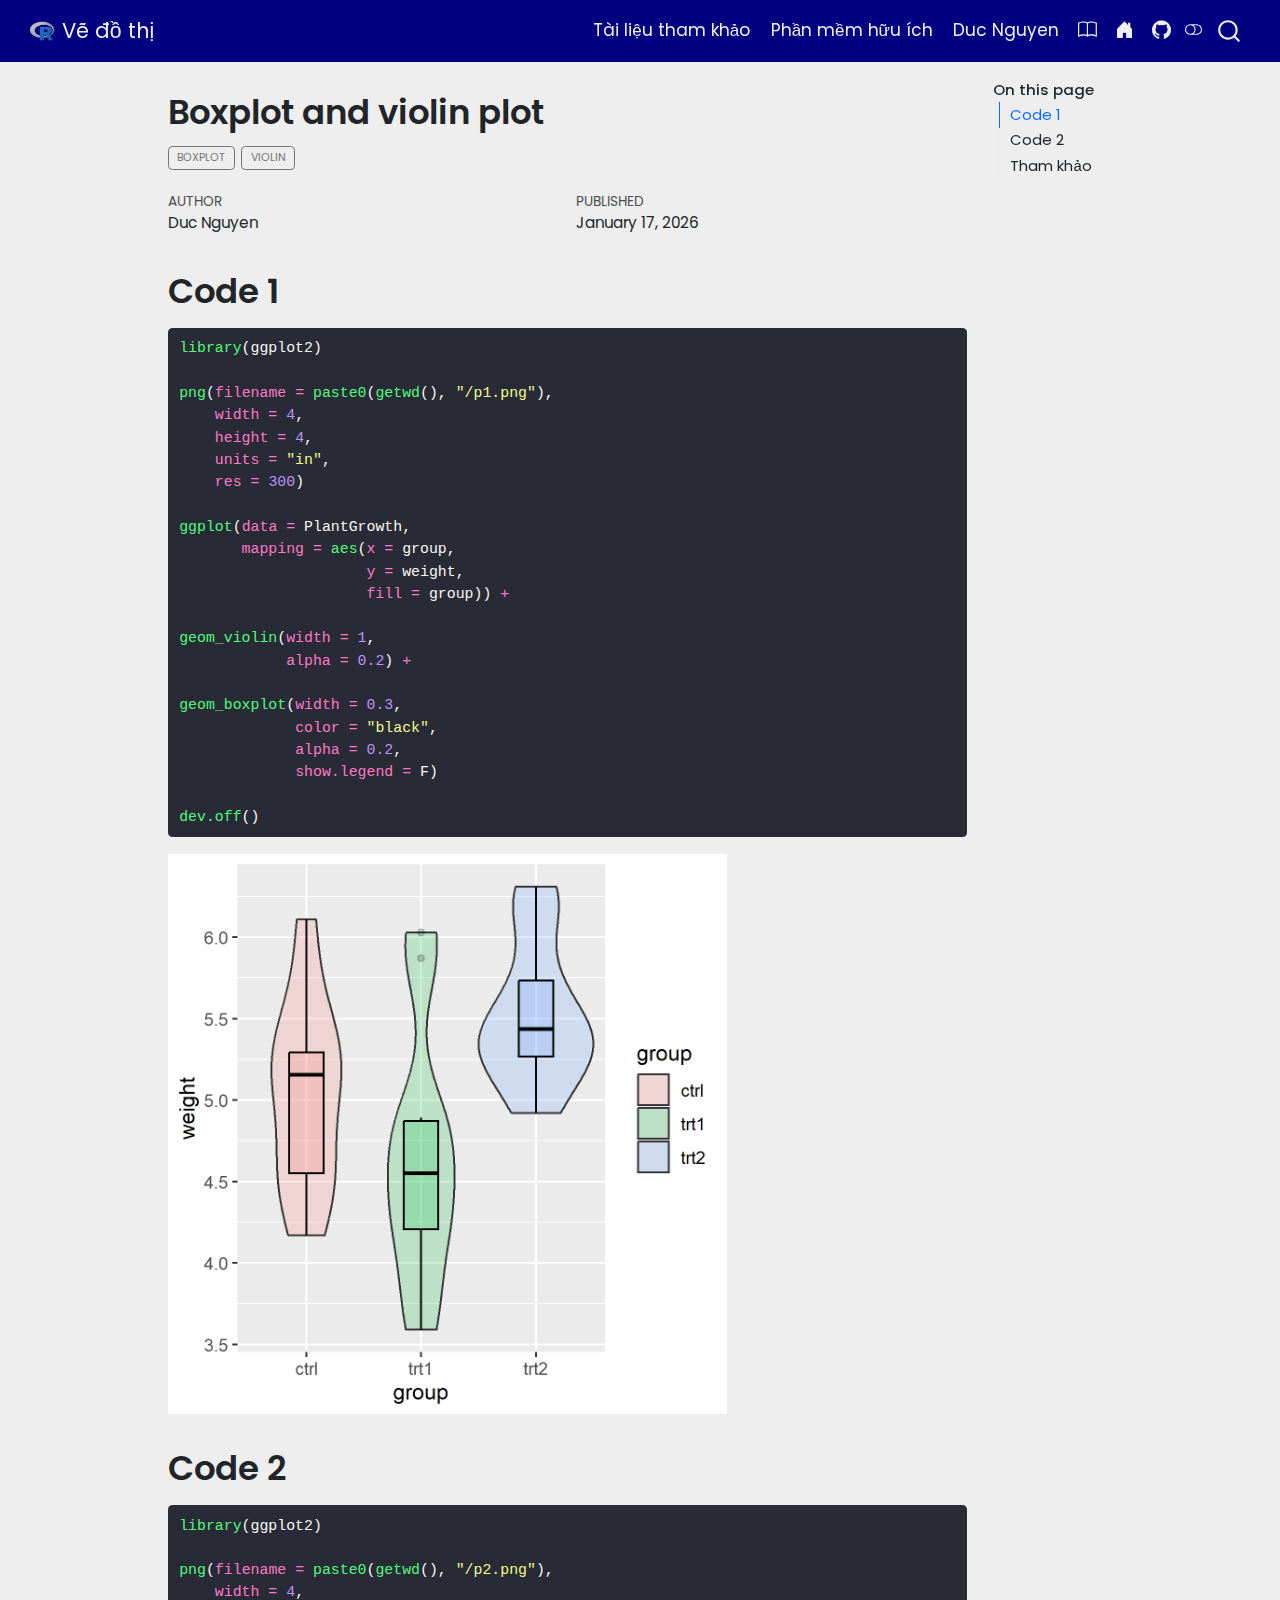
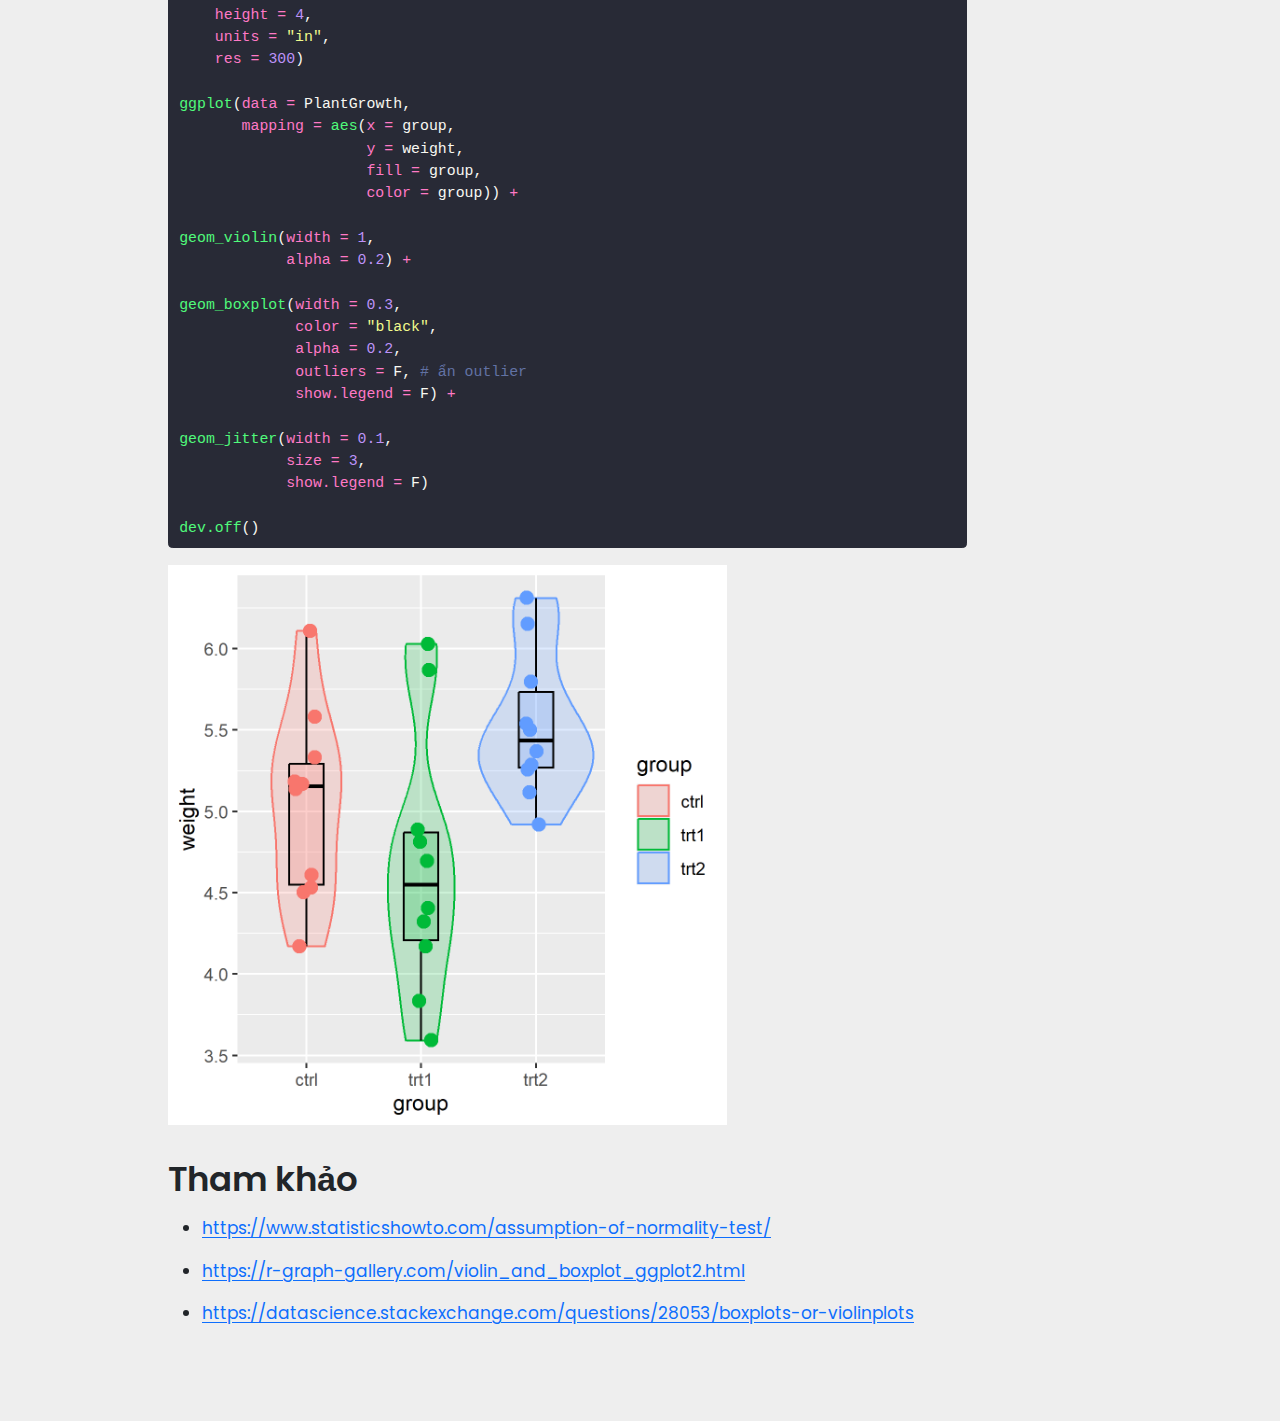
<file: docs/posts/boxplot_violin/index.html>
<!DOCTYPE html>
<html xmlns="http://www.w3.org/1999/xhtml" lang="en" xml:lang="en"><head>

<meta charset="utf-8">
<meta name="generator" content="quarto-1.4.550">

<meta name="viewport" content="width=device-width, initial-scale=1.0, user-scalable=yes">

<meta name="author" content="Duc Nguyen">
<meta name="dcterms.date" content="2026-01-17">

<title>Vẽ đồ thị - Boxplot and violin plot</title>
<style>
code{white-space: pre-wrap;}
span.smallcaps{font-variant: small-caps;}
div.columns{display: flex; gap: min(4vw, 1.5em);}
div.column{flex: auto; overflow-x: auto;}
div.hanging-indent{margin-left: 1.5em; text-indent: -1.5em;}
ul.task-list{list-style: none;}
ul.task-list li input[type="checkbox"] {
  width: 0.8em;
  margin: 0 0.8em 0.2em -1em; /* quarto-specific, see https://github.com/quarto-dev/quarto-cli/issues/4556 */ 
  vertical-align: middle;
}
/* CSS for syntax highlighting */
pre > code.sourceCode { white-space: pre; position: relative; }
pre > code.sourceCode > span { line-height: 1.25; }
pre > code.sourceCode > span:empty { height: 1.2em; }
.sourceCode { overflow: visible; }
code.sourceCode > span { color: inherit; text-decoration: inherit; }
div.sourceCode { margin: 1em 0; }
pre.sourceCode { margin: 0; }
@media screen {
div.sourceCode { overflow: auto; }
}
@media print {
pre > code.sourceCode { white-space: pre-wrap; }
pre > code.sourceCode > span { text-indent: -5em; padding-left: 5em; }
}
pre.numberSource code
  { counter-reset: source-line 0; }
pre.numberSource code > span
  { position: relative; left: -4em; counter-increment: source-line; }
pre.numberSource code > span > a:first-child::before
  { content: counter(source-line);
    position: relative; left: -1em; text-align: right; vertical-align: baseline;
    border: none; display: inline-block;
    -webkit-touch-callout: none; -webkit-user-select: none;
    -khtml-user-select: none; -moz-user-select: none;
    -ms-user-select: none; user-select: none;
    padding: 0 4px; width: 4em;
  }
pre.numberSource { margin-left: 3em;  padding-left: 4px; }
div.sourceCode
  {   }
@media screen {
pre > code.sourceCode > span > a:first-child::before { text-decoration: underline; }
}
</style>


<script src="../../site_libs/quarto-nav/quarto-nav.js"></script>
<script src="../../site_libs/quarto-nav/headroom.min.js"></script>
<script src="../../site_libs/clipboard/clipboard.min.js"></script>
<script src="../../site_libs/quarto-search/autocomplete.umd.js"></script>
<script src="../../site_libs/quarto-search/fuse.min.js"></script>
<script src="../../site_libs/quarto-search/quarto-search.js"></script>
<meta name="quarto:offset" content="../../">
<link href="../../logor.png" rel="icon" type="image/png">
<script src="../../site_libs/quarto-html/quarto.js"></script>
<script src="../../site_libs/quarto-html/popper.min.js"></script>
<script src="../../site_libs/quarto-html/tippy.umd.min.js"></script>
<script src="../../site_libs/quarto-html/anchor.min.js"></script>
<link href="../../site_libs/quarto-html/tippy.css" rel="stylesheet">
<link href="../../site_libs/quarto-html/quarto-syntax-highlighting.css" rel="stylesheet" class="quarto-color-scheme" id="quarto-text-highlighting-styles">
<link href="../../site_libs/quarto-html/quarto-syntax-highlighting-dark.css" rel="prefetch" class="quarto-color-scheme quarto-color-alternate" id="quarto-text-highlighting-styles">
<script src="../../site_libs/bootstrap/bootstrap.min.js"></script>
<link href="../../site_libs/bootstrap/bootstrap-icons.css" rel="stylesheet">
<link href="../../site_libs/bootstrap/bootstrap.min.css" rel="stylesheet" class="quarto-color-scheme" id="quarto-bootstrap" data-mode="light">
<link href="../../site_libs/bootstrap/bootstrap-dark.min.css" rel="prefetch" class="quarto-color-scheme quarto-color-alternate" id="quarto-bootstrap" data-mode="dark">
<script src="../../site_libs/quarto-contrib/glightbox/glightbox.min.js"></script>
<link href="../../site_libs/quarto-contrib/glightbox/glightbox.min.css" rel="stylesheet">
<link href="../../site_libs/quarto-contrib/glightbox/lightbox.css" rel="stylesheet">
<script id="quarto-search-options" type="application/json">{
  "location": "navbar",
  "copy-button": false,
  "collapse-after": 3,
  "panel-placement": "end",
  "type": "overlay",
  "limit": 50,
  "keyboard-shortcut": [
    "f",
    "/",
    "s"
  ],
  "show-item-context": false,
  "language": {
    "search-no-results-text": "No results",
    "search-matching-documents-text": "matching documents",
    "search-copy-link-title": "Copy link to search",
    "search-hide-matches-text": "Hide additional matches",
    "search-more-match-text": "more match in this document",
    "search-more-matches-text": "more matches in this document",
    "search-clear-button-title": "Clear",
    "search-text-placeholder": "",
    "search-detached-cancel-button-title": "Cancel",
    "search-submit-button-title": "Submit",
    "search-label": "Search"
  }
}</script>


</head>

<body class="nav-fixed">

<div id="quarto-search-results"></div>
  <header id="quarto-header" class="headroom fixed-top">
    <nav class="navbar navbar-expand-lg " data-bs-theme="dark">
      <div class="navbar-container container-fluid">
      <div class="navbar-brand-container mx-auto">
    <a href="../../index.html" class="navbar-brand navbar-brand-logo">
    <img src="../../logor.png" alt="" class="navbar-logo">
    </a>
    <a class="navbar-brand" href="../../index.html">
    <span class="navbar-title">Vẽ đồ thị</span>
    </a>
  </div>
            <div id="quarto-search" class="" title="Search"></div>
          <button class="navbar-toggler" type="button" data-bs-toggle="collapse" data-bs-target="#navbarCollapse" aria-controls="navbarCollapse" aria-expanded="false" aria-label="Toggle navigation" onclick="if (window.quartoToggleHeadroom) { window.quartoToggleHeadroom(); }">
  <span class="navbar-toggler-icon"></span>
</button>
          <div class="collapse navbar-collapse" id="navbarCollapse">
            <ul class="navbar-nav navbar-nav-scroll ms-auto">
  <li class="nav-item">
    <a class="nav-link" href="https://tuhocr.github.io/tailieuthamkhao/"> 
<span class="menu-text">Tài liệu tham khảo</span></a>
  </li>  
  <li class="nav-item">
    <a class="nav-link" href="https://tuhocr.github.io/phanmemhuuich/"> 
<span class="menu-text">Phần mềm hữu ích</span></a>
  </li>  
  <li class="nav-item">
    <a class="nav-link" href="../../about.html"> 
<span class="menu-text">Duc Nguyen</span></a>
  </li>  
  <li class="nav-item compact">
    <a class="nav-link" href="https://tuhocr.github.io/tailieuthamkhao/thuvien.html"> <i class="bi bi-book" role="img">
</i> 
<span class="menu-text"></span></a>
  </li>  
  <li class="nav-item compact">
    <a class="nav-link" href="https://www.tuhocr.com/"> <i class="bi bi-house-door-fill" role="img">
</i> 
<span class="menu-text"></span></a>
  </li>  
  <li class="nav-item compact">
    <a class="nav-link" href="https://github.com/tuhocr/tailieuthamkhao"> <i class="bi bi-github" role="img">
</i> 
<span class="menu-text"></span></a>
  </li>  
</ul>
          </div> <!-- /navcollapse -->
          <div class="quarto-navbar-tools">
  <a href="" class="quarto-color-scheme-toggle quarto-navigation-tool  px-1" onclick="window.quartoToggleColorScheme(); return false;" title="Toggle dark mode"><i class="bi"></i></a>
</div>
      </div> <!-- /container-fluid -->
    </nav>
</header>
<!-- content -->
<div id="quarto-content" class="quarto-container page-columns page-rows-contents page-layout-article page-navbar">
<!-- sidebar -->
<!-- margin-sidebar -->
    <div id="quarto-margin-sidebar" class="sidebar margin-sidebar">
        <nav id="TOC" role="doc-toc" class="toc-active">
    <h2 id="toc-title">On this page</h2>
   
  <ul>
  <li><a href="#code-1" id="toc-code-1" class="nav-link active" data-scroll-target="#code-1">Code 1</a></li>
  <li><a href="#code-2" id="toc-code-2" class="nav-link" data-scroll-target="#code-2">Code 2</a></li>
  <li><a href="#tham-khảo" id="toc-tham-khảo" class="nav-link" data-scroll-target="#tham-khảo">Tham khảo</a></li>
  </ul>
</nav>
    </div>
<!-- main -->
<main class="content" id="quarto-document-content">

<header id="title-block-header" class="quarto-title-block default">
<div class="quarto-title">
<h1 class="title">Boxplot and violin plot</h1>
  <div class="quarto-categories">
    <div class="quarto-category">boxplot</div>
    <div class="quarto-category">violin</div>
  </div>
  </div>



<div class="quarto-title-meta">

    <div>
    <div class="quarto-title-meta-heading">Author</div>
    <div class="quarto-title-meta-contents">
             <p>Duc Nguyen </p>
          </div>
  </div>
    
    <div>
    <div class="quarto-title-meta-heading">Published</div>
    <div class="quarto-title-meta-contents">
      <p class="date">January 17, 2026</p>
    </div>
  </div>
  
    
  </div>
  


</header>


<section id="code-1" class="level1">
<h1>Code 1</h1>
<div class="cell">
<div class="sourceCode cell-code" id="cb1"><pre class="sourceCode r code-with-copy"><code class="sourceCode r"><span id="cb1-1"><a href="#cb1-1" aria-hidden="true" tabindex="-1"></a><span class="fu">library</span>(ggplot2)</span>
<span id="cb1-2"><a href="#cb1-2" aria-hidden="true" tabindex="-1"></a></span>
<span id="cb1-3"><a href="#cb1-3" aria-hidden="true" tabindex="-1"></a><span class="fu">png</span>(<span class="at">filename =</span> <span class="fu">paste0</span>(<span class="fu">getwd</span>(), <span class="st">"/p1.png"</span>),</span>
<span id="cb1-4"><a href="#cb1-4" aria-hidden="true" tabindex="-1"></a>    <span class="at">width =</span> <span class="dv">4</span>,</span>
<span id="cb1-5"><a href="#cb1-5" aria-hidden="true" tabindex="-1"></a>    <span class="at">height =</span> <span class="dv">4</span>,</span>
<span id="cb1-6"><a href="#cb1-6" aria-hidden="true" tabindex="-1"></a>    <span class="at">units =</span> <span class="st">"in"</span>,</span>
<span id="cb1-7"><a href="#cb1-7" aria-hidden="true" tabindex="-1"></a>    <span class="at">res =</span> <span class="dv">300</span>)</span>
<span id="cb1-8"><a href="#cb1-8" aria-hidden="true" tabindex="-1"></a></span>
<span id="cb1-9"><a href="#cb1-9" aria-hidden="true" tabindex="-1"></a><span class="fu">ggplot</span>(<span class="at">data =</span> PlantGrowth,</span>
<span id="cb1-10"><a href="#cb1-10" aria-hidden="true" tabindex="-1"></a>       <span class="at">mapping =</span> <span class="fu">aes</span>(<span class="at">x =</span> group,</span>
<span id="cb1-11"><a href="#cb1-11" aria-hidden="true" tabindex="-1"></a>                     <span class="at">y =</span> weight,</span>
<span id="cb1-12"><a href="#cb1-12" aria-hidden="true" tabindex="-1"></a>                     <span class="at">fill =</span> group)) <span class="sc">+</span></span>
<span id="cb1-13"><a href="#cb1-13" aria-hidden="true" tabindex="-1"></a>  </span>
<span id="cb1-14"><a href="#cb1-14" aria-hidden="true" tabindex="-1"></a><span class="fu">geom_violin</span>(<span class="at">width =</span> <span class="dv">1</span>,</span>
<span id="cb1-15"><a href="#cb1-15" aria-hidden="true" tabindex="-1"></a>            <span class="at">alpha =</span> <span class="fl">0.2</span>) <span class="sc">+</span></span>
<span id="cb1-16"><a href="#cb1-16" aria-hidden="true" tabindex="-1"></a>  </span>
<span id="cb1-17"><a href="#cb1-17" aria-hidden="true" tabindex="-1"></a><span class="fu">geom_boxplot</span>(<span class="at">width =</span> <span class="fl">0.3</span>, </span>
<span id="cb1-18"><a href="#cb1-18" aria-hidden="true" tabindex="-1"></a>             <span class="at">color =</span> <span class="st">"black"</span>,</span>
<span id="cb1-19"><a href="#cb1-19" aria-hidden="true" tabindex="-1"></a>             <span class="at">alpha =</span> <span class="fl">0.2</span>,</span>
<span id="cb1-20"><a href="#cb1-20" aria-hidden="true" tabindex="-1"></a>             <span class="at">show.legend =</span> F)</span>
<span id="cb1-21"><a href="#cb1-21" aria-hidden="true" tabindex="-1"></a></span>
<span id="cb1-22"><a href="#cb1-22" aria-hidden="true" tabindex="-1"></a><span class="fu">dev.off</span>()</span></code><button title="Copy to Clipboard" class="code-copy-button"><i class="bi"></i></button></pre></div>
</div>
<p><a href="p1.png" class="lightbox" data-gallery="quarto-lightbox-gallery-1"><img src="p1.png" class="img-fluid" style="width:70.0%"></a></p>
</section>
<section id="code-2" class="level1">
<h1>Code 2</h1>
<div class="cell">
<div class="sourceCode cell-code" id="cb2"><pre class="sourceCode r code-with-copy"><code class="sourceCode r"><span id="cb2-1"><a href="#cb2-1" aria-hidden="true" tabindex="-1"></a><span class="fu">library</span>(ggplot2)</span>
<span id="cb2-2"><a href="#cb2-2" aria-hidden="true" tabindex="-1"></a></span>
<span id="cb2-3"><a href="#cb2-3" aria-hidden="true" tabindex="-1"></a><span class="fu">png</span>(<span class="at">filename =</span> <span class="fu">paste0</span>(<span class="fu">getwd</span>(), <span class="st">"/p2.png"</span>),</span>
<span id="cb2-4"><a href="#cb2-4" aria-hidden="true" tabindex="-1"></a>    <span class="at">width =</span> <span class="dv">4</span>,</span>
<span id="cb2-5"><a href="#cb2-5" aria-hidden="true" tabindex="-1"></a>    <span class="at">height =</span> <span class="dv">4</span>,</span>
<span id="cb2-6"><a href="#cb2-6" aria-hidden="true" tabindex="-1"></a>    <span class="at">units =</span> <span class="st">"in"</span>,</span>
<span id="cb2-7"><a href="#cb2-7" aria-hidden="true" tabindex="-1"></a>    <span class="at">res =</span> <span class="dv">300</span>)</span>
<span id="cb2-8"><a href="#cb2-8" aria-hidden="true" tabindex="-1"></a></span>
<span id="cb2-9"><a href="#cb2-9" aria-hidden="true" tabindex="-1"></a><span class="fu">ggplot</span>(<span class="at">data =</span> PlantGrowth,</span>
<span id="cb2-10"><a href="#cb2-10" aria-hidden="true" tabindex="-1"></a>       <span class="at">mapping =</span> <span class="fu">aes</span>(<span class="at">x =</span> group,</span>
<span id="cb2-11"><a href="#cb2-11" aria-hidden="true" tabindex="-1"></a>                     <span class="at">y =</span> weight,</span>
<span id="cb2-12"><a href="#cb2-12" aria-hidden="true" tabindex="-1"></a>                     <span class="at">fill =</span> group,</span>
<span id="cb2-13"><a href="#cb2-13" aria-hidden="true" tabindex="-1"></a>                     <span class="at">color =</span> group)) <span class="sc">+</span></span>
<span id="cb2-14"><a href="#cb2-14" aria-hidden="true" tabindex="-1"></a>  </span>
<span id="cb2-15"><a href="#cb2-15" aria-hidden="true" tabindex="-1"></a><span class="fu">geom_violin</span>(<span class="at">width =</span> <span class="dv">1</span>,</span>
<span id="cb2-16"><a href="#cb2-16" aria-hidden="true" tabindex="-1"></a>            <span class="at">alpha =</span> <span class="fl">0.2</span>) <span class="sc">+</span></span>
<span id="cb2-17"><a href="#cb2-17" aria-hidden="true" tabindex="-1"></a>  </span>
<span id="cb2-18"><a href="#cb2-18" aria-hidden="true" tabindex="-1"></a><span class="fu">geom_boxplot</span>(<span class="at">width =</span> <span class="fl">0.3</span>, </span>
<span id="cb2-19"><a href="#cb2-19" aria-hidden="true" tabindex="-1"></a>             <span class="at">color =</span> <span class="st">"black"</span>,</span>
<span id="cb2-20"><a href="#cb2-20" aria-hidden="true" tabindex="-1"></a>             <span class="at">alpha =</span> <span class="fl">0.2</span>,</span>
<span id="cb2-21"><a href="#cb2-21" aria-hidden="true" tabindex="-1"></a>             <span class="at">outliers =</span> F, <span class="co"># ẩn outlier</span></span>
<span id="cb2-22"><a href="#cb2-22" aria-hidden="true" tabindex="-1"></a>             <span class="at">show.legend =</span> F) <span class="sc">+</span></span>
<span id="cb2-23"><a href="#cb2-23" aria-hidden="true" tabindex="-1"></a>  </span>
<span id="cb2-24"><a href="#cb2-24" aria-hidden="true" tabindex="-1"></a><span class="fu">geom_jitter</span>(<span class="at">width =</span> <span class="fl">0.1</span>,</span>
<span id="cb2-25"><a href="#cb2-25" aria-hidden="true" tabindex="-1"></a>            <span class="at">size =</span> <span class="dv">3</span>,</span>
<span id="cb2-26"><a href="#cb2-26" aria-hidden="true" tabindex="-1"></a>            <span class="at">show.legend =</span> F)</span>
<span id="cb2-27"><a href="#cb2-27" aria-hidden="true" tabindex="-1"></a></span>
<span id="cb2-28"><a href="#cb2-28" aria-hidden="true" tabindex="-1"></a><span class="fu">dev.off</span>()</span></code><button title="Copy to Clipboard" class="code-copy-button"><i class="bi"></i></button></pre></div>
</div>
<p><a href="p2.png" class="lightbox" data-gallery="quarto-lightbox-gallery-2"><img src="p2.png" class="img-fluid" style="width:70.0%"></a></p>
</section>
<section id="tham-khảo" class="level1">
<h1>Tham khảo</h1>
<ul>
<li><p><a href="https://www.statisticshowto.com/assumption-of-normality-test/" class="uri">https://www.statisticshowto.com/assumption-of-normality-test/</a></p></li>
<li><p><a href="https://r-graph-gallery.com/violin_and_boxplot_ggplot2.html" class="uri">https://r-graph-gallery.com/violin_and_boxplot_ggplot2.html</a></p></li>
<li><p><a href="https://datascience.stackexchange.com/questions/28053/boxplots-or-violinplots" class="uri">https://datascience.stackexchange.com/questions/28053/boxplots-or-violinplots</a></p></li>
</ul>


</section>

</main> <!-- /main -->
<script id="quarto-html-after-body" type="application/javascript">
window.document.addEventListener("DOMContentLoaded", function (event) {
  const toggleBodyColorMode = (bsSheetEl) => {
    const mode = bsSheetEl.getAttribute("data-mode");
    const bodyEl = window.document.querySelector("body");
    if (mode === "dark") {
      bodyEl.classList.add("quarto-dark");
      bodyEl.classList.remove("quarto-light");
    } else {
      bodyEl.classList.add("quarto-light");
      bodyEl.classList.remove("quarto-dark");
    }
  }
  const toggleBodyColorPrimary = () => {
    const bsSheetEl = window.document.querySelector("link#quarto-bootstrap");
    if (bsSheetEl) {
      toggleBodyColorMode(bsSheetEl);
    }
  }
  toggleBodyColorPrimary();  
  const disableStylesheet = (stylesheets) => {
    for (let i=0; i < stylesheets.length; i++) {
      const stylesheet = stylesheets[i];
      stylesheet.rel = 'prefetch';
    }
  }
  const enableStylesheet = (stylesheets) => {
    for (let i=0; i < stylesheets.length; i++) {
      const stylesheet = stylesheets[i];
      stylesheet.rel = 'stylesheet';
    }
  }
  const manageTransitions = (selector, allowTransitions) => {
    const els = window.document.querySelectorAll(selector);
    for (let i=0; i < els.length; i++) {
      const el = els[i];
      if (allowTransitions) {
        el.classList.remove('notransition');
      } else {
        el.classList.add('notransition');
      }
    }
  }
  const toggleGiscusIfUsed = (isAlternate, darkModeDefault) => {
    const baseTheme = document.querySelector('#giscus-base-theme')?.value ?? 'light';
    const alternateTheme = document.querySelector('#giscus-alt-theme')?.value ?? 'dark';
    let newTheme = '';
    if(darkModeDefault) {
      newTheme = isAlternate ? baseTheme : alternateTheme;
    } else {
      newTheme = isAlternate ? alternateTheme : baseTheme;
    }
    const changeGiscusTheme = () => {
      // From: https://github.com/giscus/giscus/issues/336
      const sendMessage = (message) => {
        const iframe = document.querySelector('iframe.giscus-frame');
        if (!iframe) return;
        iframe.contentWindow.postMessage({ giscus: message }, 'https://giscus.app');
      }
      sendMessage({
        setConfig: {
          theme: newTheme
        }
      });
    }
    const isGiscussLoaded = window.document.querySelector('iframe.giscus-frame') !== null;
    if (isGiscussLoaded) {
      changeGiscusTheme();
    }
  }
  const toggleColorMode = (alternate) => {
    // Switch the stylesheets
    const alternateStylesheets = window.document.querySelectorAll('link.quarto-color-scheme.quarto-color-alternate');
    manageTransitions('#quarto-margin-sidebar .nav-link', false);
    if (alternate) {
      enableStylesheet(alternateStylesheets);
      for (const sheetNode of alternateStylesheets) {
        if (sheetNode.id === "quarto-bootstrap") {
          toggleBodyColorMode(sheetNode);
        }
      }
    } else {
      disableStylesheet(alternateStylesheets);
      toggleBodyColorPrimary();
    }
    manageTransitions('#quarto-margin-sidebar .nav-link', true);
    // Switch the toggles
    const toggles = window.document.querySelectorAll('.quarto-color-scheme-toggle');
    for (let i=0; i < toggles.length; i++) {
      const toggle = toggles[i];
      if (toggle) {
        if (alternate) {
          toggle.classList.add("alternate");     
        } else {
          toggle.classList.remove("alternate");
        }
      }
    }
    // Hack to workaround the fact that safari doesn't
    // properly recolor the scrollbar when toggling (#1455)
    if (navigator.userAgent.indexOf('Safari') > 0 && navigator.userAgent.indexOf('Chrome') == -1) {
      manageTransitions("body", false);
      window.scrollTo(0, 1);
      setTimeout(() => {
        window.scrollTo(0, 0);
        manageTransitions("body", true);
      }, 40);  
    }
  }
  const isFileUrl = () => { 
    return window.location.protocol === 'file:';
  }
  const hasAlternateSentinel = () => {  
    let styleSentinel = getColorSchemeSentinel();
    if (styleSentinel !== null) {
      return styleSentinel === "alternate";
    } else {
      return false;
    }
  }
  const setStyleSentinel = (alternate) => {
    const value = alternate ? "alternate" : "default";
    if (!isFileUrl()) {
      window.localStorage.setItem("quarto-color-scheme", value);
    } else {
      localAlternateSentinel = value;
    }
  }
  const getColorSchemeSentinel = () => {
    if (!isFileUrl()) {
      const storageValue = window.localStorage.getItem("quarto-color-scheme");
      return storageValue != null ? storageValue : localAlternateSentinel;
    } else {
      return localAlternateSentinel;
    }
  }
  const darkModeDefault = false;
  let localAlternateSentinel = darkModeDefault ? 'alternate' : 'default';
  // Dark / light mode switch
  window.quartoToggleColorScheme = () => {
    // Read the current dark / light value 
    let toAlternate = !hasAlternateSentinel();
    toggleColorMode(toAlternate);
    setStyleSentinel(toAlternate);
    toggleGiscusIfUsed(toAlternate, darkModeDefault);
  };
  // Ensure there is a toggle, if there isn't float one in the top right
  if (window.document.querySelector('.quarto-color-scheme-toggle') === null) {
    const a = window.document.createElement('a');
    a.classList.add('top-right');
    a.classList.add('quarto-color-scheme-toggle');
    a.href = "";
    a.onclick = function() { try { window.quartoToggleColorScheme(); } catch {} return false; };
    const i = window.document.createElement("i");
    i.classList.add('bi');
    a.appendChild(i);
    window.document.body.appendChild(a);
  }
  // Switch to dark mode if need be
  if (hasAlternateSentinel()) {
    toggleColorMode(true);
  } else {
    toggleColorMode(false);
  }
  const icon = "";
  const anchorJS = new window.AnchorJS();
  anchorJS.options = {
    placement: 'right',
    icon: icon
  };
  anchorJS.add('.anchored');
  const isCodeAnnotation = (el) => {
    for (const clz of el.classList) {
      if (clz.startsWith('code-annotation-')) {                     
        return true;
      }
    }
    return false;
  }
  const clipboard = new window.ClipboardJS('.code-copy-button', {
    text: function(trigger) {
      const codeEl = trigger.previousElementSibling.cloneNode(true);
      for (const childEl of codeEl.children) {
        if (isCodeAnnotation(childEl)) {
          childEl.remove();
        }
      }
      return codeEl.innerText;
    }
  });
  clipboard.on('success', function(e) {
    // button target
    const button = e.trigger;
    // don't keep focus
    button.blur();
    // flash "checked"
    button.classList.add('code-copy-button-checked');
    var currentTitle = button.getAttribute("title");
    button.setAttribute("title", "Copied!");
    let tooltip;
    if (window.bootstrap) {
      button.setAttribute("data-bs-toggle", "tooltip");
      button.setAttribute("data-bs-placement", "left");
      button.setAttribute("data-bs-title", "Copied!");
      tooltip = new bootstrap.Tooltip(button, 
        { trigger: "manual", 
          customClass: "code-copy-button-tooltip",
          offset: [0, -8]});
      tooltip.show();    
    }
    setTimeout(function() {
      if (tooltip) {
        tooltip.hide();
        button.removeAttribute("data-bs-title");
        button.removeAttribute("data-bs-toggle");
        button.removeAttribute("data-bs-placement");
      }
      button.setAttribute("title", currentTitle);
      button.classList.remove('code-copy-button-checked');
    }, 1000);
    // clear code selection
    e.clearSelection();
  });
  function tippyHover(el, contentFn, onTriggerFn, onUntriggerFn) {
    const config = {
      allowHTML: true,
      maxWidth: 500,
      delay: 100,
      arrow: false,
      appendTo: function(el) {
          return el.parentElement;
      },
      interactive: true,
      interactiveBorder: 10,
      theme: 'quarto',
      placement: 'bottom-start',
    };
    if (contentFn) {
      config.content = contentFn;
    }
    if (onTriggerFn) {
      config.onTrigger = onTriggerFn;
    }
    if (onUntriggerFn) {
      config.onUntrigger = onUntriggerFn;
    }
    window.tippy(el, config); 
  }
  const noterefs = window.document.querySelectorAll('a[role="doc-noteref"]');
  for (var i=0; i<noterefs.length; i++) {
    const ref = noterefs[i];
    tippyHover(ref, function() {
      // use id or data attribute instead here
      let href = ref.getAttribute('data-footnote-href') || ref.getAttribute('href');
      try { href = new URL(href).hash; } catch {}
      const id = href.replace(/^#\/?/, "");
      const note = window.document.getElementById(id);
      return note.innerHTML;
    });
  }
  const xrefs = window.document.querySelectorAll('a.quarto-xref');
  const processXRef = (id, note) => {
    // Strip column container classes
    const stripColumnClz = (el) => {
      el.classList.remove("page-full", "page-columns");
      if (el.children) {
        for (const child of el.children) {
          stripColumnClz(child);
        }
      }
    }
    stripColumnClz(note)
    if (id === null || id.startsWith('sec-')) {
      // Special case sections, only their first couple elements
      const container = document.createElement("div");
      if (note.children && note.children.length > 2) {
        container.appendChild(note.children[0].cloneNode(true));
        for (let i = 1; i < note.children.length; i++) {
          const child = note.children[i];
          if (child.tagName === "P" && child.innerText === "") {
            continue;
          } else {
            container.appendChild(child.cloneNode(true));
            break;
          }
        }
        if (window.Quarto?.typesetMath) {
          window.Quarto.typesetMath(container);
        }
        return container.innerHTML
      } else {
        if (window.Quarto?.typesetMath) {
          window.Quarto.typesetMath(note);
        }
        return note.innerHTML;
      }
    } else {
      // Remove any anchor links if they are present
      const anchorLink = note.querySelector('a.anchorjs-link');
      if (anchorLink) {
        anchorLink.remove();
      }
      if (window.Quarto?.typesetMath) {
        window.Quarto.typesetMath(note);
      }
      // TODO in 1.5, we should make sure this works without a callout special case
      if (note.classList.contains("callout")) {
        return note.outerHTML;
      } else {
        return note.innerHTML;
      }
    }
  }
  for (var i=0; i<xrefs.length; i++) {
    const xref = xrefs[i];
    tippyHover(xref, undefined, function(instance) {
      instance.disable();
      let url = xref.getAttribute('href');
      let hash = undefined; 
      if (url.startsWith('#')) {
        hash = url;
      } else {
        try { hash = new URL(url).hash; } catch {}
      }
      if (hash) {
        const id = hash.replace(/^#\/?/, "");
        const note = window.document.getElementById(id);
        if (note !== null) {
          try {
            const html = processXRef(id, note.cloneNode(true));
            instance.setContent(html);
          } finally {
            instance.enable();
            instance.show();
          }
        } else {
          // See if we can fetch this
          fetch(url.split('#')[0])
          .then(res => res.text())
          .then(html => {
            const parser = new DOMParser();
            const htmlDoc = parser.parseFromString(html, "text/html");
            const note = htmlDoc.getElementById(id);
            if (note !== null) {
              const html = processXRef(id, note);
              instance.setContent(html);
            } 
          }).finally(() => {
            instance.enable();
            instance.show();
          });
        }
      } else {
        // See if we can fetch a full url (with no hash to target)
        // This is a special case and we should probably do some content thinning / targeting
        fetch(url)
        .then(res => res.text())
        .then(html => {
          const parser = new DOMParser();
          const htmlDoc = parser.parseFromString(html, "text/html");
          const note = htmlDoc.querySelector('main.content');
          if (note !== null) {
            // This should only happen for chapter cross references
            // (since there is no id in the URL)
            // remove the first header
            if (note.children.length > 0 && note.children[0].tagName === "HEADER") {
              note.children[0].remove();
            }
            const html = processXRef(null, note);
            instance.setContent(html);
          } 
        }).finally(() => {
          instance.enable();
          instance.show();
        });
      }
    }, function(instance) {
    });
  }
      let selectedAnnoteEl;
      const selectorForAnnotation = ( cell, annotation) => {
        let cellAttr = 'data-code-cell="' + cell + '"';
        let lineAttr = 'data-code-annotation="' +  annotation + '"';
        const selector = 'span[' + cellAttr + '][' + lineAttr + ']';
        return selector;
      }
      const selectCodeLines = (annoteEl) => {
        const doc = window.document;
        const targetCell = annoteEl.getAttribute("data-target-cell");
        const targetAnnotation = annoteEl.getAttribute("data-target-annotation");
        const annoteSpan = window.document.querySelector(selectorForAnnotation(targetCell, targetAnnotation));
        const lines = annoteSpan.getAttribute("data-code-lines").split(",");
        const lineIds = lines.map((line) => {
          return targetCell + "-" + line;
        })
        let top = null;
        let height = null;
        let parent = null;
        if (lineIds.length > 0) {
            //compute the position of the single el (top and bottom and make a div)
            const el = window.document.getElementById(lineIds[0]);
            top = el.offsetTop;
            height = el.offsetHeight;
            parent = el.parentElement.parentElement;
          if (lineIds.length > 1) {
            const lastEl = window.document.getElementById(lineIds[lineIds.length - 1]);
            const bottom = lastEl.offsetTop + lastEl.offsetHeight;
            height = bottom - top;
          }
          if (top !== null && height !== null && parent !== null) {
            // cook up a div (if necessary) and position it 
            let div = window.document.getElementById("code-annotation-line-highlight");
            if (div === null) {
              div = window.document.createElement("div");
              div.setAttribute("id", "code-annotation-line-highlight");
              div.style.position = 'absolute';
              parent.appendChild(div);
            }
            div.style.top = top - 2 + "px";
            div.style.height = height + 4 + "px";
            div.style.left = 0;
            let gutterDiv = window.document.getElementById("code-annotation-line-highlight-gutter");
            if (gutterDiv === null) {
              gutterDiv = window.document.createElement("div");
              gutterDiv.setAttribute("id", "code-annotation-line-highlight-gutter");
              gutterDiv.style.position = 'absolute';
              const codeCell = window.document.getElementById(targetCell);
              const gutter = codeCell.querySelector('.code-annotation-gutter');
              gutter.appendChild(gutterDiv);
            }
            gutterDiv.style.top = top - 2 + "px";
            gutterDiv.style.height = height + 4 + "px";
          }
          selectedAnnoteEl = annoteEl;
        }
      };
      const unselectCodeLines = () => {
        const elementsIds = ["code-annotation-line-highlight", "code-annotation-line-highlight-gutter"];
        elementsIds.forEach((elId) => {
          const div = window.document.getElementById(elId);
          if (div) {
            div.remove();
          }
        });
        selectedAnnoteEl = undefined;
      };
        // Handle positioning of the toggle
    window.addEventListener(
      "resize",
      throttle(() => {
        elRect = undefined;
        if (selectedAnnoteEl) {
          selectCodeLines(selectedAnnoteEl);
        }
      }, 10)
    );
    function throttle(fn, ms) {
    let throttle = false;
    let timer;
      return (...args) => {
        if(!throttle) { // first call gets through
            fn.apply(this, args);
            throttle = true;
        } else { // all the others get throttled
            if(timer) clearTimeout(timer); // cancel #2
            timer = setTimeout(() => {
              fn.apply(this, args);
              timer = throttle = false;
            }, ms);
        }
      };
    }
      // Attach click handler to the DT
      const annoteDls = window.document.querySelectorAll('dt[data-target-cell]');
      for (const annoteDlNode of annoteDls) {
        annoteDlNode.addEventListener('click', (event) => {
          const clickedEl = event.target;
          if (clickedEl !== selectedAnnoteEl) {
            unselectCodeLines();
            const activeEl = window.document.querySelector('dt[data-target-cell].code-annotation-active');
            if (activeEl) {
              activeEl.classList.remove('code-annotation-active');
            }
            selectCodeLines(clickedEl);
            clickedEl.classList.add('code-annotation-active');
          } else {
            // Unselect the line
            unselectCodeLines();
            clickedEl.classList.remove('code-annotation-active');
          }
        });
      }
  const findCites = (el) => {
    const parentEl = el.parentElement;
    if (parentEl) {
      const cites = parentEl.dataset.cites;
      if (cites) {
        return {
          el,
          cites: cites.split(' ')
        };
      } else {
        return findCites(el.parentElement)
      }
    } else {
      return undefined;
    }
  };
  var bibliorefs = window.document.querySelectorAll('a[role="doc-biblioref"]');
  for (var i=0; i<bibliorefs.length; i++) {
    const ref = bibliorefs[i];
    const citeInfo = findCites(ref);
    if (citeInfo) {
      tippyHover(citeInfo.el, function() {
        var popup = window.document.createElement('div');
        citeInfo.cites.forEach(function(cite) {
          var citeDiv = window.document.createElement('div');
          citeDiv.classList.add('hanging-indent');
          citeDiv.classList.add('csl-entry');
          var biblioDiv = window.document.getElementById('ref-' + cite);
          if (biblioDiv) {
            citeDiv.innerHTML = biblioDiv.innerHTML;
          }
          popup.appendChild(citeDiv);
        });
        return popup.innerHTML;
      });
    }
  }
});
</script>
</div> <!-- /content -->
<script>var lightboxQuarto = GLightbox({"loop":false,"descPosition":"bottom","selector":".lightbox","closeEffect":"zoom","openEffect":"zoom"});
window.onload = () => {
  lightboxQuarto.on('slide_before_load', (data) => {
    const { slideIndex, slideNode, slideConfig, player, trigger } = data;
    const href = trigger.getAttribute('href');
    if (href !== null) {
      const imgEl = window.document.querySelector(`a[href="${href}"] img`);
      if (imgEl !== null) {
        const srcAttr = imgEl.getAttribute("src");
        if (srcAttr && srcAttr.startsWith("data:")) {
          slideConfig.href = srcAttr;
        }
      }
    } 
  });

  lightboxQuarto.on('slide_after_load', (data) => {
    const { slideIndex, slideNode, slideConfig, player, trigger } = data;
    if (window.Quarto?.typesetMath) {
      window.Quarto.typesetMath(slideNode);
    }
  });

};
          </script>




</body></html>
</file>
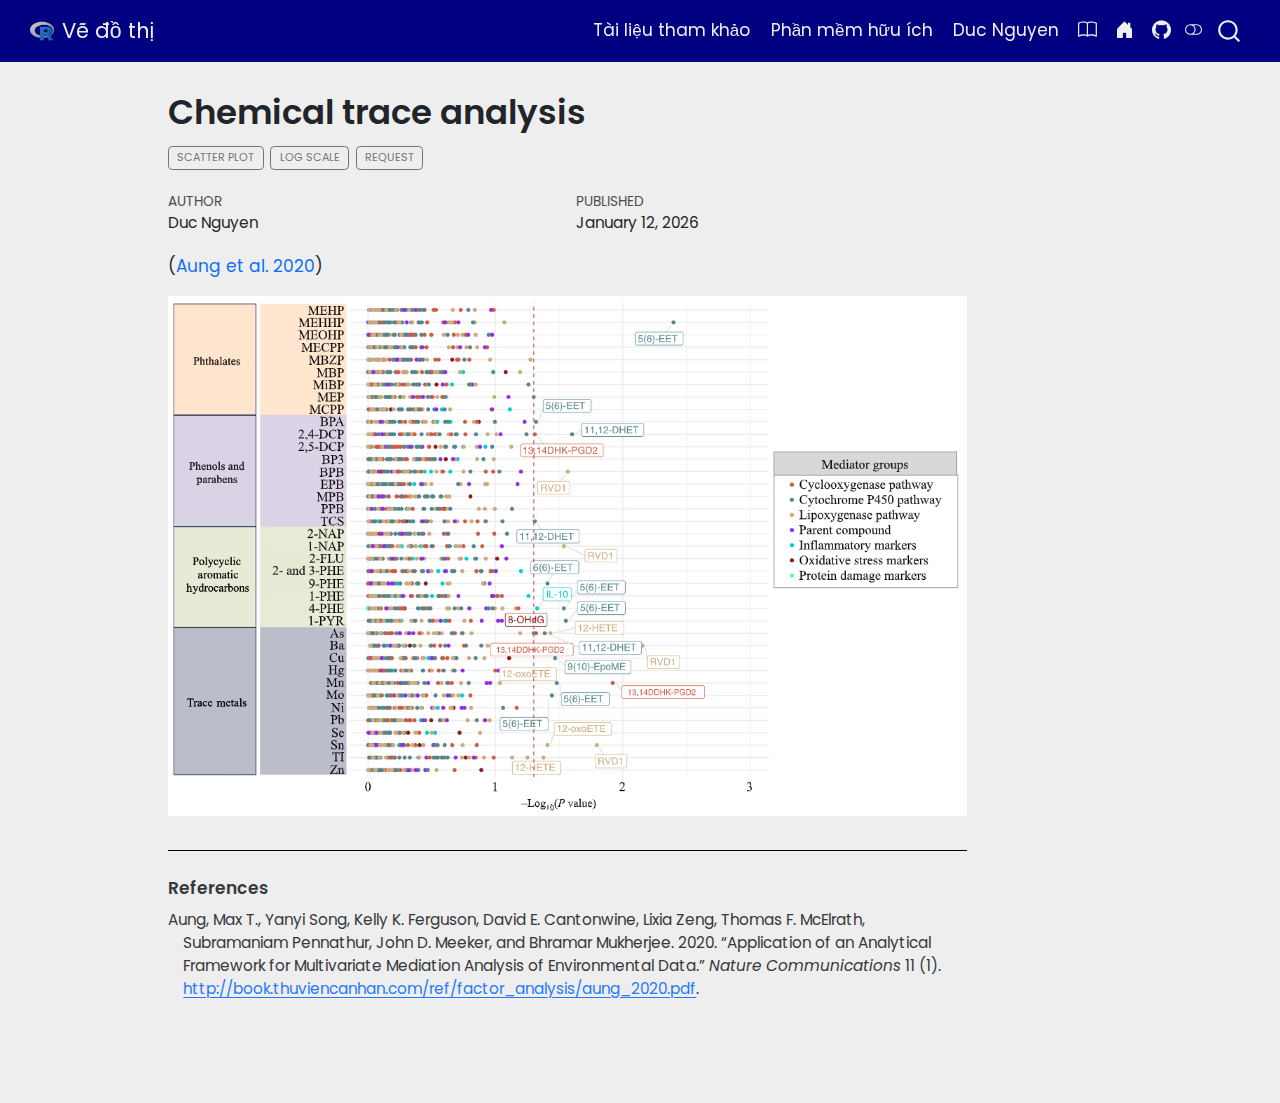
<file: docs/posts/chemical_trace_analysis/index.html>
<!DOCTYPE html>
<html xmlns="http://www.w3.org/1999/xhtml" lang="en" xml:lang="en"><head>

<meta charset="utf-8">
<meta name="generator" content="quarto-1.4.550">

<meta name="viewport" content="width=device-width, initial-scale=1.0, user-scalable=yes">

<meta name="author" content="Duc Nguyen">
<meta name="dcterms.date" content="2026-01-12">

<title>Vẽ đồ thị - Chemical trace analysis</title>
<style>
code{white-space: pre-wrap;}
span.smallcaps{font-variant: small-caps;}
div.columns{display: flex; gap: min(4vw, 1.5em);}
div.column{flex: auto; overflow-x: auto;}
div.hanging-indent{margin-left: 1.5em; text-indent: -1.5em;}
ul.task-list{list-style: none;}
ul.task-list li input[type="checkbox"] {
  width: 0.8em;
  margin: 0 0.8em 0.2em -1em; /* quarto-specific, see https://github.com/quarto-dev/quarto-cli/issues/4556 */ 
  vertical-align: middle;
}
/* CSS for citations */
div.csl-bib-body { }
div.csl-entry {
  clear: both;
  margin-bottom: 0em;
}
.hanging-indent div.csl-entry {
  margin-left:2em;
  text-indent:-2em;
}
div.csl-left-margin {
  min-width:2em;
  float:left;
}
div.csl-right-inline {
  margin-left:2em;
  padding-left:1em;
}
div.csl-indent {
  margin-left: 2em;
}</style>


<script src="../../site_libs/quarto-nav/quarto-nav.js"></script>
<script src="../../site_libs/quarto-nav/headroom.min.js"></script>
<script src="../../site_libs/clipboard/clipboard.min.js"></script>
<script src="../../site_libs/quarto-search/autocomplete.umd.js"></script>
<script src="../../site_libs/quarto-search/fuse.min.js"></script>
<script src="../../site_libs/quarto-search/quarto-search.js"></script>
<meta name="quarto:offset" content="../../">
<link href="../../logor.png" rel="icon" type="image/png">
<script src="../../site_libs/quarto-html/quarto.js"></script>
<script src="../../site_libs/quarto-html/popper.min.js"></script>
<script src="../../site_libs/quarto-html/tippy.umd.min.js"></script>
<script src="../../site_libs/quarto-html/anchor.min.js"></script>
<link href="../../site_libs/quarto-html/tippy.css" rel="stylesheet">
<link href="../../site_libs/quarto-html/quarto-syntax-highlighting.css" rel="stylesheet" class="quarto-color-scheme" id="quarto-text-highlighting-styles">
<link href="../../site_libs/quarto-html/quarto-syntax-highlighting-dark.css" rel="prefetch" class="quarto-color-scheme quarto-color-alternate" id="quarto-text-highlighting-styles">
<script src="../../site_libs/bootstrap/bootstrap.min.js"></script>
<link href="../../site_libs/bootstrap/bootstrap-icons.css" rel="stylesheet">
<link href="../../site_libs/bootstrap/bootstrap.min.css" rel="stylesheet" class="quarto-color-scheme" id="quarto-bootstrap" data-mode="light">
<link href="../../site_libs/bootstrap/bootstrap-dark.min.css" rel="prefetch" class="quarto-color-scheme quarto-color-alternate" id="quarto-bootstrap" data-mode="dark">
<script src="../../site_libs/quarto-contrib/glightbox/glightbox.min.js"></script>
<link href="../../site_libs/quarto-contrib/glightbox/glightbox.min.css" rel="stylesheet">
<link href="../../site_libs/quarto-contrib/glightbox/lightbox.css" rel="stylesheet">
<script id="quarto-search-options" type="application/json">{
  "location": "navbar",
  "copy-button": false,
  "collapse-after": 3,
  "panel-placement": "end",
  "type": "overlay",
  "limit": 50,
  "keyboard-shortcut": [
    "f",
    "/",
    "s"
  ],
  "show-item-context": false,
  "language": {
    "search-no-results-text": "No results",
    "search-matching-documents-text": "matching documents",
    "search-copy-link-title": "Copy link to search",
    "search-hide-matches-text": "Hide additional matches",
    "search-more-match-text": "more match in this document",
    "search-more-matches-text": "more matches in this document",
    "search-clear-button-title": "Clear",
    "search-text-placeholder": "",
    "search-detached-cancel-button-title": "Cancel",
    "search-submit-button-title": "Submit",
    "search-label": "Search"
  }
}</script>


</head>

<body class="nav-fixed">

<div id="quarto-search-results"></div>
  <header id="quarto-header" class="headroom fixed-top">
    <nav class="navbar navbar-expand-lg " data-bs-theme="dark">
      <div class="navbar-container container-fluid">
      <div class="navbar-brand-container mx-auto">
    <a href="../../index.html" class="navbar-brand navbar-brand-logo">
    <img src="../../logor.png" alt="" class="navbar-logo">
    </a>
    <a class="navbar-brand" href="../../index.html">
    <span class="navbar-title">Vẽ đồ thị</span>
    </a>
  </div>
            <div id="quarto-search" class="" title="Search"></div>
          <button class="navbar-toggler" type="button" data-bs-toggle="collapse" data-bs-target="#navbarCollapse" aria-controls="navbarCollapse" aria-expanded="false" aria-label="Toggle navigation" onclick="if (window.quartoToggleHeadroom) { window.quartoToggleHeadroom(); }">
  <span class="navbar-toggler-icon"></span>
</button>
          <div class="collapse navbar-collapse" id="navbarCollapse">
            <ul class="navbar-nav navbar-nav-scroll ms-auto">
  <li class="nav-item">
    <a class="nav-link" href="https://tuhocr.github.io/tailieuthamkhao/"> 
<span class="menu-text">Tài liệu tham khảo</span></a>
  </li>  
  <li class="nav-item">
    <a class="nav-link" href="https://tuhocr.github.io/phanmemhuuich/"> 
<span class="menu-text">Phần mềm hữu ích</span></a>
  </li>  
  <li class="nav-item">
    <a class="nav-link" href="../../about.html"> 
<span class="menu-text">Duc Nguyen</span></a>
  </li>  
  <li class="nav-item compact">
    <a class="nav-link" href="https://tuhocr.github.io/tailieuthamkhao/thuvien.html"> <i class="bi bi-book" role="img">
</i> 
<span class="menu-text"></span></a>
  </li>  
  <li class="nav-item compact">
    <a class="nav-link" href="https://www.tuhocr.com/"> <i class="bi bi-house-door-fill" role="img">
</i> 
<span class="menu-text"></span></a>
  </li>  
  <li class="nav-item compact">
    <a class="nav-link" href="https://github.com/tuhocr/tailieuthamkhao"> <i class="bi bi-github" role="img">
</i> 
<span class="menu-text"></span></a>
  </li>  
</ul>
          </div> <!-- /navcollapse -->
          <div class="quarto-navbar-tools">
  <a href="" class="quarto-color-scheme-toggle quarto-navigation-tool  px-1" onclick="window.quartoToggleColorScheme(); return false;" title="Toggle dark mode"><i class="bi"></i></a>
</div>
      </div> <!-- /container-fluid -->
    </nav>
</header>
<!-- content -->
<div id="quarto-content" class="quarto-container page-columns page-rows-contents page-layout-article page-navbar">
<!-- sidebar -->
<!-- margin-sidebar -->
    <div id="quarto-margin-sidebar" class="sidebar margin-sidebar">
        
    </div>
<!-- main -->
<main class="content" id="quarto-document-content">

<header id="title-block-header" class="quarto-title-block default">
<div class="quarto-title">
<h1 class="title">Chemical trace analysis</h1>
  <div class="quarto-categories">
    <div class="quarto-category">scatter plot</div>
    <div class="quarto-category">log scale</div>
    <div class="quarto-category">REQUEST</div>
  </div>
  </div>



<div class="quarto-title-meta">

    <div>
    <div class="quarto-title-meta-heading">Author</div>
    <div class="quarto-title-meta-contents">
             <p>Duc Nguyen </p>
          </div>
  </div>
    
    <div>
    <div class="quarto-title-meta-heading">Published</div>
    <div class="quarto-title-meta-contents">
      <p class="date">January 12, 2026</p>
    </div>
  </div>
  
    
  </div>
  


</header>


<p><span class="citation" data-cites="aung_2020">(<a href="#ref-aung_2020" role="doc-biblioref">Aung et al. 2020</a>)</span></p>
<p><a href="m1.png" class="lightbox" data-gallery="quarto-lightbox-gallery-1"><img src="m1.png" class="img-fluid"></a></p>




<div id="quarto-appendix" class="default"><section class="quarto-appendix-contents" role="doc-bibliography" id="quarto-bibliography"><h2 class="anchored quarto-appendix-heading">References</h2><div id="refs" class="references csl-bib-body hanging-indent" data-entry-spacing="0" role="list">
<div id="ref-aung_2020" class="csl-entry" role="listitem">
Aung, Max T., Yanyi Song, Kelly K. Ferguson, David E. Cantonwine, Lixia Zeng, Thomas F. McElrath, Subramaniam Pennathur, John D. Meeker, and Bhramar Mukherjee. 2020. <span>“Application of an Analytical Framework for Multivariate Mediation Analysis of Environmental Data.”</span> <em>Nature Communications</em> 11 (1). <a href="http://book.thuviencanhan.com/ref/factor_analysis/aung_2020.pdf">http://book.thuviencanhan.com/ref/factor_analysis/aung_2020.pdf</a>.
</div>
</div></section></div></main> <!-- /main -->
<script id="quarto-html-after-body" type="application/javascript">
window.document.addEventListener("DOMContentLoaded", function (event) {
  const toggleBodyColorMode = (bsSheetEl) => {
    const mode = bsSheetEl.getAttribute("data-mode");
    const bodyEl = window.document.querySelector("body");
    if (mode === "dark") {
      bodyEl.classList.add("quarto-dark");
      bodyEl.classList.remove("quarto-light");
    } else {
      bodyEl.classList.add("quarto-light");
      bodyEl.classList.remove("quarto-dark");
    }
  }
  const toggleBodyColorPrimary = () => {
    const bsSheetEl = window.document.querySelector("link#quarto-bootstrap");
    if (bsSheetEl) {
      toggleBodyColorMode(bsSheetEl);
    }
  }
  toggleBodyColorPrimary();  
  const disableStylesheet = (stylesheets) => {
    for (let i=0; i < stylesheets.length; i++) {
      const stylesheet = stylesheets[i];
      stylesheet.rel = 'prefetch';
    }
  }
  const enableStylesheet = (stylesheets) => {
    for (let i=0; i < stylesheets.length; i++) {
      const stylesheet = stylesheets[i];
      stylesheet.rel = 'stylesheet';
    }
  }
  const manageTransitions = (selector, allowTransitions) => {
    const els = window.document.querySelectorAll(selector);
    for (let i=0; i < els.length; i++) {
      const el = els[i];
      if (allowTransitions) {
        el.classList.remove('notransition');
      } else {
        el.classList.add('notransition');
      }
    }
  }
  const toggleGiscusIfUsed = (isAlternate, darkModeDefault) => {
    const baseTheme = document.querySelector('#giscus-base-theme')?.value ?? 'light';
    const alternateTheme = document.querySelector('#giscus-alt-theme')?.value ?? 'dark';
    let newTheme = '';
    if(darkModeDefault) {
      newTheme = isAlternate ? baseTheme : alternateTheme;
    } else {
      newTheme = isAlternate ? alternateTheme : baseTheme;
    }
    const changeGiscusTheme = () => {
      // From: https://github.com/giscus/giscus/issues/336
      const sendMessage = (message) => {
        const iframe = document.querySelector('iframe.giscus-frame');
        if (!iframe) return;
        iframe.contentWindow.postMessage({ giscus: message }, 'https://giscus.app');
      }
      sendMessage({
        setConfig: {
          theme: newTheme
        }
      });
    }
    const isGiscussLoaded = window.document.querySelector('iframe.giscus-frame') !== null;
    if (isGiscussLoaded) {
      changeGiscusTheme();
    }
  }
  const toggleColorMode = (alternate) => {
    // Switch the stylesheets
    const alternateStylesheets = window.document.querySelectorAll('link.quarto-color-scheme.quarto-color-alternate');
    manageTransitions('#quarto-margin-sidebar .nav-link', false);
    if (alternate) {
      enableStylesheet(alternateStylesheets);
      for (const sheetNode of alternateStylesheets) {
        if (sheetNode.id === "quarto-bootstrap") {
          toggleBodyColorMode(sheetNode);
        }
      }
    } else {
      disableStylesheet(alternateStylesheets);
      toggleBodyColorPrimary();
    }
    manageTransitions('#quarto-margin-sidebar .nav-link', true);
    // Switch the toggles
    const toggles = window.document.querySelectorAll('.quarto-color-scheme-toggle');
    for (let i=0; i < toggles.length; i++) {
      const toggle = toggles[i];
      if (toggle) {
        if (alternate) {
          toggle.classList.add("alternate");     
        } else {
          toggle.classList.remove("alternate");
        }
      }
    }
    // Hack to workaround the fact that safari doesn't
    // properly recolor the scrollbar when toggling (#1455)
    if (navigator.userAgent.indexOf('Safari') > 0 && navigator.userAgent.indexOf('Chrome') == -1) {
      manageTransitions("body", false);
      window.scrollTo(0, 1);
      setTimeout(() => {
        window.scrollTo(0, 0);
        manageTransitions("body", true);
      }, 40);  
    }
  }
  const isFileUrl = () => { 
    return window.location.protocol === 'file:';
  }
  const hasAlternateSentinel = () => {  
    let styleSentinel = getColorSchemeSentinel();
    if (styleSentinel !== null) {
      return styleSentinel === "alternate";
    } else {
      return false;
    }
  }
  const setStyleSentinel = (alternate) => {
    const value = alternate ? "alternate" : "default";
    if (!isFileUrl()) {
      window.localStorage.setItem("quarto-color-scheme", value);
    } else {
      localAlternateSentinel = value;
    }
  }
  const getColorSchemeSentinel = () => {
    if (!isFileUrl()) {
      const storageValue = window.localStorage.getItem("quarto-color-scheme");
      return storageValue != null ? storageValue : localAlternateSentinel;
    } else {
      return localAlternateSentinel;
    }
  }
  const darkModeDefault = false;
  let localAlternateSentinel = darkModeDefault ? 'alternate' : 'default';
  // Dark / light mode switch
  window.quartoToggleColorScheme = () => {
    // Read the current dark / light value 
    let toAlternate = !hasAlternateSentinel();
    toggleColorMode(toAlternate);
    setStyleSentinel(toAlternate);
    toggleGiscusIfUsed(toAlternate, darkModeDefault);
  };
  // Ensure there is a toggle, if there isn't float one in the top right
  if (window.document.querySelector('.quarto-color-scheme-toggle') === null) {
    const a = window.document.createElement('a');
    a.classList.add('top-right');
    a.classList.add('quarto-color-scheme-toggle');
    a.href = "";
    a.onclick = function() { try { window.quartoToggleColorScheme(); } catch {} return false; };
    const i = window.document.createElement("i");
    i.classList.add('bi');
    a.appendChild(i);
    window.document.body.appendChild(a);
  }
  // Switch to dark mode if need be
  if (hasAlternateSentinel()) {
    toggleColorMode(true);
  } else {
    toggleColorMode(false);
  }
  const icon = "";
  const anchorJS = new window.AnchorJS();
  anchorJS.options = {
    placement: 'right',
    icon: icon
  };
  anchorJS.add('.anchored');
  const isCodeAnnotation = (el) => {
    for (const clz of el.classList) {
      if (clz.startsWith('code-annotation-')) {                     
        return true;
      }
    }
    return false;
  }
  const clipboard = new window.ClipboardJS('.code-copy-button', {
    text: function(trigger) {
      const codeEl = trigger.previousElementSibling.cloneNode(true);
      for (const childEl of codeEl.children) {
        if (isCodeAnnotation(childEl)) {
          childEl.remove();
        }
      }
      return codeEl.innerText;
    }
  });
  clipboard.on('success', function(e) {
    // button target
    const button = e.trigger;
    // don't keep focus
    button.blur();
    // flash "checked"
    button.classList.add('code-copy-button-checked');
    var currentTitle = button.getAttribute("title");
    button.setAttribute("title", "Copied!");
    let tooltip;
    if (window.bootstrap) {
      button.setAttribute("data-bs-toggle", "tooltip");
      button.setAttribute("data-bs-placement", "left");
      button.setAttribute("data-bs-title", "Copied!");
      tooltip = new bootstrap.Tooltip(button, 
        { trigger: "manual", 
          customClass: "code-copy-button-tooltip",
          offset: [0, -8]});
      tooltip.show();    
    }
    setTimeout(function() {
      if (tooltip) {
        tooltip.hide();
        button.removeAttribute("data-bs-title");
        button.removeAttribute("data-bs-toggle");
        button.removeAttribute("data-bs-placement");
      }
      button.setAttribute("title", currentTitle);
      button.classList.remove('code-copy-button-checked');
    }, 1000);
    // clear code selection
    e.clearSelection();
  });
  function tippyHover(el, contentFn, onTriggerFn, onUntriggerFn) {
    const config = {
      allowHTML: true,
      maxWidth: 500,
      delay: 100,
      arrow: false,
      appendTo: function(el) {
          return el.parentElement;
      },
      interactive: true,
      interactiveBorder: 10,
      theme: 'quarto',
      placement: 'bottom-start',
    };
    if (contentFn) {
      config.content = contentFn;
    }
    if (onTriggerFn) {
      config.onTrigger = onTriggerFn;
    }
    if (onUntriggerFn) {
      config.onUntrigger = onUntriggerFn;
    }
    window.tippy(el, config); 
  }
  const noterefs = window.document.querySelectorAll('a[role="doc-noteref"]');
  for (var i=0; i<noterefs.length; i++) {
    const ref = noterefs[i];
    tippyHover(ref, function() {
      // use id or data attribute instead here
      let href = ref.getAttribute('data-footnote-href') || ref.getAttribute('href');
      try { href = new URL(href).hash; } catch {}
      const id = href.replace(/^#\/?/, "");
      const note = window.document.getElementById(id);
      return note.innerHTML;
    });
  }
  const xrefs = window.document.querySelectorAll('a.quarto-xref');
  const processXRef = (id, note) => {
    // Strip column container classes
    const stripColumnClz = (el) => {
      el.classList.remove("page-full", "page-columns");
      if (el.children) {
        for (const child of el.children) {
          stripColumnClz(child);
        }
      }
    }
    stripColumnClz(note)
    if (id === null || id.startsWith('sec-')) {
      // Special case sections, only their first couple elements
      const container = document.createElement("div");
      if (note.children && note.children.length > 2) {
        container.appendChild(note.children[0].cloneNode(true));
        for (let i = 1; i < note.children.length; i++) {
          const child = note.children[i];
          if (child.tagName === "P" && child.innerText === "") {
            continue;
          } else {
            container.appendChild(child.cloneNode(true));
            break;
          }
        }
        if (window.Quarto?.typesetMath) {
          window.Quarto.typesetMath(container);
        }
        return container.innerHTML
      } else {
        if (window.Quarto?.typesetMath) {
          window.Quarto.typesetMath(note);
        }
        return note.innerHTML;
      }
    } else {
      // Remove any anchor links if they are present
      const anchorLink = note.querySelector('a.anchorjs-link');
      if (anchorLink) {
        anchorLink.remove();
      }
      if (window.Quarto?.typesetMath) {
        window.Quarto.typesetMath(note);
      }
      // TODO in 1.5, we should make sure this works without a callout special case
      if (note.classList.contains("callout")) {
        return note.outerHTML;
      } else {
        return note.innerHTML;
      }
    }
  }
  for (var i=0; i<xrefs.length; i++) {
    const xref = xrefs[i];
    tippyHover(xref, undefined, function(instance) {
      instance.disable();
      let url = xref.getAttribute('href');
      let hash = undefined; 
      if (url.startsWith('#')) {
        hash = url;
      } else {
        try { hash = new URL(url).hash; } catch {}
      }
      if (hash) {
        const id = hash.replace(/^#\/?/, "");
        const note = window.document.getElementById(id);
        if (note !== null) {
          try {
            const html = processXRef(id, note.cloneNode(true));
            instance.setContent(html);
          } finally {
            instance.enable();
            instance.show();
          }
        } else {
          // See if we can fetch this
          fetch(url.split('#')[0])
          .then(res => res.text())
          .then(html => {
            const parser = new DOMParser();
            const htmlDoc = parser.parseFromString(html, "text/html");
            const note = htmlDoc.getElementById(id);
            if (note !== null) {
              const html = processXRef(id, note);
              instance.setContent(html);
            } 
          }).finally(() => {
            instance.enable();
            instance.show();
          });
        }
      } else {
        // See if we can fetch a full url (with no hash to target)
        // This is a special case and we should probably do some content thinning / targeting
        fetch(url)
        .then(res => res.text())
        .then(html => {
          const parser = new DOMParser();
          const htmlDoc = parser.parseFromString(html, "text/html");
          const note = htmlDoc.querySelector('main.content');
          if (note !== null) {
            // This should only happen for chapter cross references
            // (since there is no id in the URL)
            // remove the first header
            if (note.children.length > 0 && note.children[0].tagName === "HEADER") {
              note.children[0].remove();
            }
            const html = processXRef(null, note);
            instance.setContent(html);
          } 
        }).finally(() => {
          instance.enable();
          instance.show();
        });
      }
    }, function(instance) {
    });
  }
      let selectedAnnoteEl;
      const selectorForAnnotation = ( cell, annotation) => {
        let cellAttr = 'data-code-cell="' + cell + '"';
        let lineAttr = 'data-code-annotation="' +  annotation + '"';
        const selector = 'span[' + cellAttr + '][' + lineAttr + ']';
        return selector;
      }
      const selectCodeLines = (annoteEl) => {
        const doc = window.document;
        const targetCell = annoteEl.getAttribute("data-target-cell");
        const targetAnnotation = annoteEl.getAttribute("data-target-annotation");
        const annoteSpan = window.document.querySelector(selectorForAnnotation(targetCell, targetAnnotation));
        const lines = annoteSpan.getAttribute("data-code-lines").split(",");
        const lineIds = lines.map((line) => {
          return targetCell + "-" + line;
        })
        let top = null;
        let height = null;
        let parent = null;
        if (lineIds.length > 0) {
            //compute the position of the single el (top and bottom and make a div)
            const el = window.document.getElementById(lineIds[0]);
            top = el.offsetTop;
            height = el.offsetHeight;
            parent = el.parentElement.parentElement;
          if (lineIds.length > 1) {
            const lastEl = window.document.getElementById(lineIds[lineIds.length - 1]);
            const bottom = lastEl.offsetTop + lastEl.offsetHeight;
            height = bottom - top;
          }
          if (top !== null && height !== null && parent !== null) {
            // cook up a div (if necessary) and position it 
            let div = window.document.getElementById("code-annotation-line-highlight");
            if (div === null) {
              div = window.document.createElement("div");
              div.setAttribute("id", "code-annotation-line-highlight");
              div.style.position = 'absolute';
              parent.appendChild(div);
            }
            div.style.top = top - 2 + "px";
            div.style.height = height + 4 + "px";
            div.style.left = 0;
            let gutterDiv = window.document.getElementById("code-annotation-line-highlight-gutter");
            if (gutterDiv === null) {
              gutterDiv = window.document.createElement("div");
              gutterDiv.setAttribute("id", "code-annotation-line-highlight-gutter");
              gutterDiv.style.position = 'absolute';
              const codeCell = window.document.getElementById(targetCell);
              const gutter = codeCell.querySelector('.code-annotation-gutter');
              gutter.appendChild(gutterDiv);
            }
            gutterDiv.style.top = top - 2 + "px";
            gutterDiv.style.height = height + 4 + "px";
          }
          selectedAnnoteEl = annoteEl;
        }
      };
      const unselectCodeLines = () => {
        const elementsIds = ["code-annotation-line-highlight", "code-annotation-line-highlight-gutter"];
        elementsIds.forEach((elId) => {
          const div = window.document.getElementById(elId);
          if (div) {
            div.remove();
          }
        });
        selectedAnnoteEl = undefined;
      };
        // Handle positioning of the toggle
    window.addEventListener(
      "resize",
      throttle(() => {
        elRect = undefined;
        if (selectedAnnoteEl) {
          selectCodeLines(selectedAnnoteEl);
        }
      }, 10)
    );
    function throttle(fn, ms) {
    let throttle = false;
    let timer;
      return (...args) => {
        if(!throttle) { // first call gets through
            fn.apply(this, args);
            throttle = true;
        } else { // all the others get throttled
            if(timer) clearTimeout(timer); // cancel #2
            timer = setTimeout(() => {
              fn.apply(this, args);
              timer = throttle = false;
            }, ms);
        }
      };
    }
      // Attach click handler to the DT
      const annoteDls = window.document.querySelectorAll('dt[data-target-cell]');
      for (const annoteDlNode of annoteDls) {
        annoteDlNode.addEventListener('click', (event) => {
          const clickedEl = event.target;
          if (clickedEl !== selectedAnnoteEl) {
            unselectCodeLines();
            const activeEl = window.document.querySelector('dt[data-target-cell].code-annotation-active');
            if (activeEl) {
              activeEl.classList.remove('code-annotation-active');
            }
            selectCodeLines(clickedEl);
            clickedEl.classList.add('code-annotation-active');
          } else {
            // Unselect the line
            unselectCodeLines();
            clickedEl.classList.remove('code-annotation-active');
          }
        });
      }
  const findCites = (el) => {
    const parentEl = el.parentElement;
    if (parentEl) {
      const cites = parentEl.dataset.cites;
      if (cites) {
        return {
          el,
          cites: cites.split(' ')
        };
      } else {
        return findCites(el.parentElement)
      }
    } else {
      return undefined;
    }
  };
  var bibliorefs = window.document.querySelectorAll('a[role="doc-biblioref"]');
  for (var i=0; i<bibliorefs.length; i++) {
    const ref = bibliorefs[i];
    const citeInfo = findCites(ref);
    if (citeInfo) {
      tippyHover(citeInfo.el, function() {
        var popup = window.document.createElement('div');
        citeInfo.cites.forEach(function(cite) {
          var citeDiv = window.document.createElement('div');
          citeDiv.classList.add('hanging-indent');
          citeDiv.classList.add('csl-entry');
          var biblioDiv = window.document.getElementById('ref-' + cite);
          if (biblioDiv) {
            citeDiv.innerHTML = biblioDiv.innerHTML;
          }
          popup.appendChild(citeDiv);
        });
        return popup.innerHTML;
      });
    }
  }
});
</script>
</div> <!-- /content -->
<script>var lightboxQuarto = GLightbox({"selector":".lightbox","openEffect":"zoom","descPosition":"bottom","closeEffect":"zoom","loop":false});
window.onload = () => {
  lightboxQuarto.on('slide_before_load', (data) => {
    const { slideIndex, slideNode, slideConfig, player, trigger } = data;
    const href = trigger.getAttribute('href');
    if (href !== null) {
      const imgEl = window.document.querySelector(`a[href="${href}"] img`);
      if (imgEl !== null) {
        const srcAttr = imgEl.getAttribute("src");
        if (srcAttr && srcAttr.startsWith("data:")) {
          slideConfig.href = srcAttr;
        }
      }
    } 
  });

  lightboxQuarto.on('slide_after_load', (data) => {
    const { slideIndex, slideNode, slideConfig, player, trigger } = data;
    if (window.Quarto?.typesetMath) {
      window.Quarto.typesetMath(slideNode);
    }
  });

};
          </script>




</body></html>
</file>
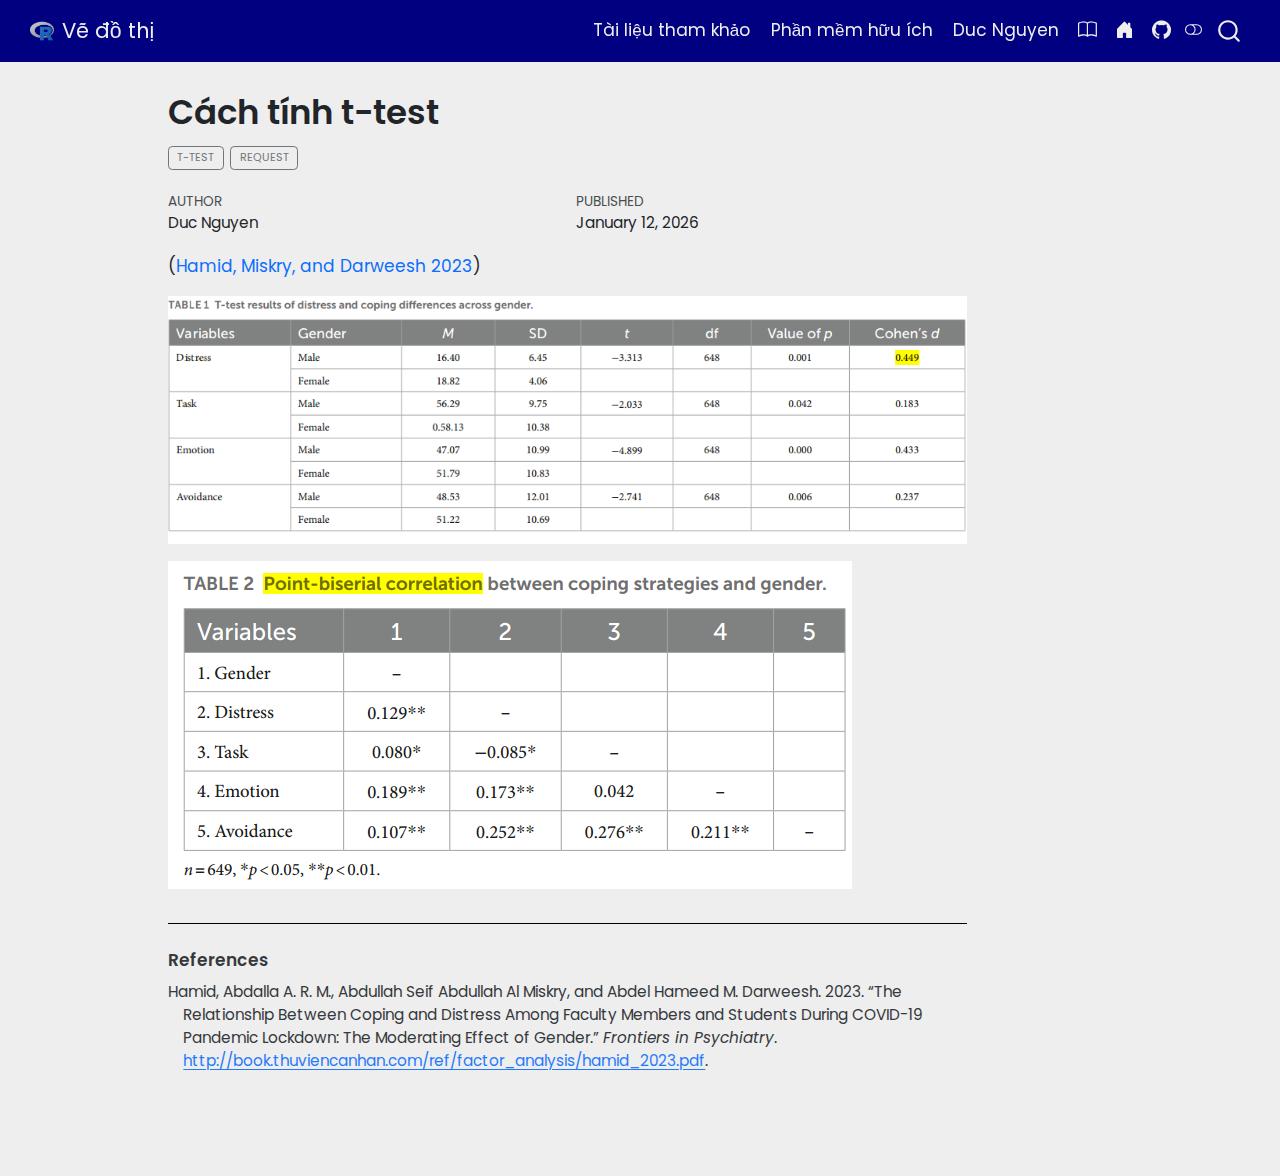
<file: docs/posts/t_test/index.html>
<!DOCTYPE html>
<html xmlns="http://www.w3.org/1999/xhtml" lang="en" xml:lang="en"><head>

<meta charset="utf-8">
<meta name="generator" content="quarto-1.4.550">

<meta name="viewport" content="width=device-width, initial-scale=1.0, user-scalable=yes">

<meta name="author" content="Duc Nguyen">
<meta name="dcterms.date" content="2026-01-12">

<title>Vẽ đồ thị - Cách tính t-test</title>
<style>
code{white-space: pre-wrap;}
span.smallcaps{font-variant: small-caps;}
div.columns{display: flex; gap: min(4vw, 1.5em);}
div.column{flex: auto; overflow-x: auto;}
div.hanging-indent{margin-left: 1.5em; text-indent: -1.5em;}
ul.task-list{list-style: none;}
ul.task-list li input[type="checkbox"] {
  width: 0.8em;
  margin: 0 0.8em 0.2em -1em; /* quarto-specific, see https://github.com/quarto-dev/quarto-cli/issues/4556 */ 
  vertical-align: middle;
}
/* CSS for citations */
div.csl-bib-body { }
div.csl-entry {
  clear: both;
  margin-bottom: 0em;
}
.hanging-indent div.csl-entry {
  margin-left:2em;
  text-indent:-2em;
}
div.csl-left-margin {
  min-width:2em;
  float:left;
}
div.csl-right-inline {
  margin-left:2em;
  padding-left:1em;
}
div.csl-indent {
  margin-left: 2em;
}</style>


<script src="../../site_libs/quarto-nav/quarto-nav.js"></script>
<script src="../../site_libs/quarto-nav/headroom.min.js"></script>
<script src="../../site_libs/clipboard/clipboard.min.js"></script>
<script src="../../site_libs/quarto-search/autocomplete.umd.js"></script>
<script src="../../site_libs/quarto-search/fuse.min.js"></script>
<script src="../../site_libs/quarto-search/quarto-search.js"></script>
<meta name="quarto:offset" content="../../">
<link href="../../logor.png" rel="icon" type="image/png">
<script src="../../site_libs/quarto-html/quarto.js"></script>
<script src="../../site_libs/quarto-html/popper.min.js"></script>
<script src="../../site_libs/quarto-html/tippy.umd.min.js"></script>
<script src="../../site_libs/quarto-html/anchor.min.js"></script>
<link href="../../site_libs/quarto-html/tippy.css" rel="stylesheet">
<link href="../../site_libs/quarto-html/quarto-syntax-highlighting.css" rel="stylesheet" class="quarto-color-scheme" id="quarto-text-highlighting-styles">
<link href="../../site_libs/quarto-html/quarto-syntax-highlighting-dark.css" rel="prefetch" class="quarto-color-scheme quarto-color-alternate" id="quarto-text-highlighting-styles">
<script src="../../site_libs/bootstrap/bootstrap.min.js"></script>
<link href="../../site_libs/bootstrap/bootstrap-icons.css" rel="stylesheet">
<link href="../../site_libs/bootstrap/bootstrap.min.css" rel="stylesheet" class="quarto-color-scheme" id="quarto-bootstrap" data-mode="light">
<link href="../../site_libs/bootstrap/bootstrap-dark.min.css" rel="prefetch" class="quarto-color-scheme quarto-color-alternate" id="quarto-bootstrap" data-mode="dark">
<script src="../../site_libs/quarto-contrib/glightbox/glightbox.min.js"></script>
<link href="../../site_libs/quarto-contrib/glightbox/glightbox.min.css" rel="stylesheet">
<link href="../../site_libs/quarto-contrib/glightbox/lightbox.css" rel="stylesheet">
<script id="quarto-search-options" type="application/json">{
  "location": "navbar",
  "copy-button": false,
  "collapse-after": 3,
  "panel-placement": "end",
  "type": "overlay",
  "limit": 50,
  "keyboard-shortcut": [
    "f",
    "/",
    "s"
  ],
  "show-item-context": false,
  "language": {
    "search-no-results-text": "No results",
    "search-matching-documents-text": "matching documents",
    "search-copy-link-title": "Copy link to search",
    "search-hide-matches-text": "Hide additional matches",
    "search-more-match-text": "more match in this document",
    "search-more-matches-text": "more matches in this document",
    "search-clear-button-title": "Clear",
    "search-text-placeholder": "",
    "search-detached-cancel-button-title": "Cancel",
    "search-submit-button-title": "Submit",
    "search-label": "Search"
  }
}</script>


</head>

<body class="nav-fixed">

<div id="quarto-search-results"></div>
  <header id="quarto-header" class="headroom fixed-top">
    <nav class="navbar navbar-expand-lg " data-bs-theme="dark">
      <div class="navbar-container container-fluid">
      <div class="navbar-brand-container mx-auto">
    <a href="../../index.html" class="navbar-brand navbar-brand-logo">
    <img src="../../logor.png" alt="" class="navbar-logo">
    </a>
    <a class="navbar-brand" href="../../index.html">
    <span class="navbar-title">Vẽ đồ thị</span>
    </a>
  </div>
            <div id="quarto-search" class="" title="Search"></div>
          <button class="navbar-toggler" type="button" data-bs-toggle="collapse" data-bs-target="#navbarCollapse" aria-controls="navbarCollapse" aria-expanded="false" aria-label="Toggle navigation" onclick="if (window.quartoToggleHeadroom) { window.quartoToggleHeadroom(); }">
  <span class="navbar-toggler-icon"></span>
</button>
          <div class="collapse navbar-collapse" id="navbarCollapse">
            <ul class="navbar-nav navbar-nav-scroll ms-auto">
  <li class="nav-item">
    <a class="nav-link" href="https://tuhocr.github.io/tailieuthamkhao/"> 
<span class="menu-text">Tài liệu tham khảo</span></a>
  </li>  
  <li class="nav-item">
    <a class="nav-link" href="https://tuhocr.github.io/phanmemhuuich/"> 
<span class="menu-text">Phần mềm hữu ích</span></a>
  </li>  
  <li class="nav-item">
    <a class="nav-link" href="../../about.html"> 
<span class="menu-text">Duc Nguyen</span></a>
  </li>  
  <li class="nav-item compact">
    <a class="nav-link" href="https://tuhocr.github.io/tailieuthamkhao/thuvien.html"> <i class="bi bi-book" role="img">
</i> 
<span class="menu-text"></span></a>
  </li>  
  <li class="nav-item compact">
    <a class="nav-link" href="https://www.tuhocr.com/"> <i class="bi bi-house-door-fill" role="img">
</i> 
<span class="menu-text"></span></a>
  </li>  
  <li class="nav-item compact">
    <a class="nav-link" href="https://github.com/tuhocr/tailieuthamkhao"> <i class="bi bi-github" role="img">
</i> 
<span class="menu-text"></span></a>
  </li>  
</ul>
          </div> <!-- /navcollapse -->
          <div class="quarto-navbar-tools">
  <a href="" class="quarto-color-scheme-toggle quarto-navigation-tool  px-1" onclick="window.quartoToggleColorScheme(); return false;" title="Toggle dark mode"><i class="bi"></i></a>
</div>
      </div> <!-- /container-fluid -->
    </nav>
</header>
<!-- content -->
<div id="quarto-content" class="quarto-container page-columns page-rows-contents page-layout-article page-navbar">
<!-- sidebar -->
<!-- margin-sidebar -->
    <div id="quarto-margin-sidebar" class="sidebar margin-sidebar">
        
    </div>
<!-- main -->
<main class="content" id="quarto-document-content">

<header id="title-block-header" class="quarto-title-block default">
<div class="quarto-title">
<h1 class="title">Cách tính t-test</h1>
  <div class="quarto-categories">
    <div class="quarto-category">t-test</div>
    <div class="quarto-category">REQUEST</div>
  </div>
  </div>



<div class="quarto-title-meta">

    <div>
    <div class="quarto-title-meta-heading">Author</div>
    <div class="quarto-title-meta-contents">
             <p>Duc Nguyen </p>
          </div>
  </div>
    
    <div>
    <div class="quarto-title-meta-heading">Published</div>
    <div class="quarto-title-meta-contents">
      <p class="date">January 12, 2026</p>
    </div>
  </div>
  
    
  </div>
  


</header>


<p><span class="citation" data-cites="hamid_2023">(<a href="#ref-hamid_2023" role="doc-biblioref">Hamid, Miskry, and Darweesh 2023</a>)</span></p>
<p><a href="k1.png" class="lightbox" data-gallery="quarto-lightbox-gallery-1"><img src="k1.png" class="img-fluid"></a></p>
<p><a href="k2.png" class="lightbox" data-gallery="quarto-lightbox-gallery-2"><img src="k2.png" class="img-fluid"></a></p>




<div id="quarto-appendix" class="default"><section class="quarto-appendix-contents" role="doc-bibliography" id="quarto-bibliography"><h2 class="anchored quarto-appendix-heading">References</h2><div id="refs" class="references csl-bib-body hanging-indent" data-entry-spacing="0" role="list">
<div id="ref-hamid_2023" class="csl-entry" role="listitem">
Hamid, Abdalla A. R. M., Abdullah Seif Abdullah Al Miskry, and Abdel Hameed M. Darweesh. 2023. <span>“The Relationship Between Coping and Distress Among Faculty Members and Students During COVID-19 Pandemic Lockdown: The Moderating Effect of Gender.”</span> <em>Frontiers in Psychiatry</em>. <a href="http://book.thuviencanhan.com/ref/factor_analysis/hamid_2023.pdf">http://book.thuviencanhan.com/ref/factor_analysis/hamid_2023.pdf</a>.
</div>
</div></section></div></main> <!-- /main -->
<script id="quarto-html-after-body" type="application/javascript">
window.document.addEventListener("DOMContentLoaded", function (event) {
  const toggleBodyColorMode = (bsSheetEl) => {
    const mode = bsSheetEl.getAttribute("data-mode");
    const bodyEl = window.document.querySelector("body");
    if (mode === "dark") {
      bodyEl.classList.add("quarto-dark");
      bodyEl.classList.remove("quarto-light");
    } else {
      bodyEl.classList.add("quarto-light");
      bodyEl.classList.remove("quarto-dark");
    }
  }
  const toggleBodyColorPrimary = () => {
    const bsSheetEl = window.document.querySelector("link#quarto-bootstrap");
    if (bsSheetEl) {
      toggleBodyColorMode(bsSheetEl);
    }
  }
  toggleBodyColorPrimary();  
  const disableStylesheet = (stylesheets) => {
    for (let i=0; i < stylesheets.length; i++) {
      const stylesheet = stylesheets[i];
      stylesheet.rel = 'prefetch';
    }
  }
  const enableStylesheet = (stylesheets) => {
    for (let i=0; i < stylesheets.length; i++) {
      const stylesheet = stylesheets[i];
      stylesheet.rel = 'stylesheet';
    }
  }
  const manageTransitions = (selector, allowTransitions) => {
    const els = window.document.querySelectorAll(selector);
    for (let i=0; i < els.length; i++) {
      const el = els[i];
      if (allowTransitions) {
        el.classList.remove('notransition');
      } else {
        el.classList.add('notransition');
      }
    }
  }
  const toggleGiscusIfUsed = (isAlternate, darkModeDefault) => {
    const baseTheme = document.querySelector('#giscus-base-theme')?.value ?? 'light';
    const alternateTheme = document.querySelector('#giscus-alt-theme')?.value ?? 'dark';
    let newTheme = '';
    if(darkModeDefault) {
      newTheme = isAlternate ? baseTheme : alternateTheme;
    } else {
      newTheme = isAlternate ? alternateTheme : baseTheme;
    }
    const changeGiscusTheme = () => {
      // From: https://github.com/giscus/giscus/issues/336
      const sendMessage = (message) => {
        const iframe = document.querySelector('iframe.giscus-frame');
        if (!iframe) return;
        iframe.contentWindow.postMessage({ giscus: message }, 'https://giscus.app');
      }
      sendMessage({
        setConfig: {
          theme: newTheme
        }
      });
    }
    const isGiscussLoaded = window.document.querySelector('iframe.giscus-frame') !== null;
    if (isGiscussLoaded) {
      changeGiscusTheme();
    }
  }
  const toggleColorMode = (alternate) => {
    // Switch the stylesheets
    const alternateStylesheets = window.document.querySelectorAll('link.quarto-color-scheme.quarto-color-alternate');
    manageTransitions('#quarto-margin-sidebar .nav-link', false);
    if (alternate) {
      enableStylesheet(alternateStylesheets);
      for (const sheetNode of alternateStylesheets) {
        if (sheetNode.id === "quarto-bootstrap") {
          toggleBodyColorMode(sheetNode);
        }
      }
    } else {
      disableStylesheet(alternateStylesheets);
      toggleBodyColorPrimary();
    }
    manageTransitions('#quarto-margin-sidebar .nav-link', true);
    // Switch the toggles
    const toggles = window.document.querySelectorAll('.quarto-color-scheme-toggle');
    for (let i=0; i < toggles.length; i++) {
      const toggle = toggles[i];
      if (toggle) {
        if (alternate) {
          toggle.classList.add("alternate");     
        } else {
          toggle.classList.remove("alternate");
        }
      }
    }
    // Hack to workaround the fact that safari doesn't
    // properly recolor the scrollbar when toggling (#1455)
    if (navigator.userAgent.indexOf('Safari') > 0 && navigator.userAgent.indexOf('Chrome') == -1) {
      manageTransitions("body", false);
      window.scrollTo(0, 1);
      setTimeout(() => {
        window.scrollTo(0, 0);
        manageTransitions("body", true);
      }, 40);  
    }
  }
  const isFileUrl = () => { 
    return window.location.protocol === 'file:';
  }
  const hasAlternateSentinel = () => {  
    let styleSentinel = getColorSchemeSentinel();
    if (styleSentinel !== null) {
      return styleSentinel === "alternate";
    } else {
      return false;
    }
  }
  const setStyleSentinel = (alternate) => {
    const value = alternate ? "alternate" : "default";
    if (!isFileUrl()) {
      window.localStorage.setItem("quarto-color-scheme", value);
    } else {
      localAlternateSentinel = value;
    }
  }
  const getColorSchemeSentinel = () => {
    if (!isFileUrl()) {
      const storageValue = window.localStorage.getItem("quarto-color-scheme");
      return storageValue != null ? storageValue : localAlternateSentinel;
    } else {
      return localAlternateSentinel;
    }
  }
  const darkModeDefault = false;
  let localAlternateSentinel = darkModeDefault ? 'alternate' : 'default';
  // Dark / light mode switch
  window.quartoToggleColorScheme = () => {
    // Read the current dark / light value 
    let toAlternate = !hasAlternateSentinel();
    toggleColorMode(toAlternate);
    setStyleSentinel(toAlternate);
    toggleGiscusIfUsed(toAlternate, darkModeDefault);
  };
  // Ensure there is a toggle, if there isn't float one in the top right
  if (window.document.querySelector('.quarto-color-scheme-toggle') === null) {
    const a = window.document.createElement('a');
    a.classList.add('top-right');
    a.classList.add('quarto-color-scheme-toggle');
    a.href = "";
    a.onclick = function() { try { window.quartoToggleColorScheme(); } catch {} return false; };
    const i = window.document.createElement("i");
    i.classList.add('bi');
    a.appendChild(i);
    window.document.body.appendChild(a);
  }
  // Switch to dark mode if need be
  if (hasAlternateSentinel()) {
    toggleColorMode(true);
  } else {
    toggleColorMode(false);
  }
  const icon = "";
  const anchorJS = new window.AnchorJS();
  anchorJS.options = {
    placement: 'right',
    icon: icon
  };
  anchorJS.add('.anchored');
  const isCodeAnnotation = (el) => {
    for (const clz of el.classList) {
      if (clz.startsWith('code-annotation-')) {                     
        return true;
      }
    }
    return false;
  }
  const clipboard = new window.ClipboardJS('.code-copy-button', {
    text: function(trigger) {
      const codeEl = trigger.previousElementSibling.cloneNode(true);
      for (const childEl of codeEl.children) {
        if (isCodeAnnotation(childEl)) {
          childEl.remove();
        }
      }
      return codeEl.innerText;
    }
  });
  clipboard.on('success', function(e) {
    // button target
    const button = e.trigger;
    // don't keep focus
    button.blur();
    // flash "checked"
    button.classList.add('code-copy-button-checked');
    var currentTitle = button.getAttribute("title");
    button.setAttribute("title", "Copied!");
    let tooltip;
    if (window.bootstrap) {
      button.setAttribute("data-bs-toggle", "tooltip");
      button.setAttribute("data-bs-placement", "left");
      button.setAttribute("data-bs-title", "Copied!");
      tooltip = new bootstrap.Tooltip(button, 
        { trigger: "manual", 
          customClass: "code-copy-button-tooltip",
          offset: [0, -8]});
      tooltip.show();    
    }
    setTimeout(function() {
      if (tooltip) {
        tooltip.hide();
        button.removeAttribute("data-bs-title");
        button.removeAttribute("data-bs-toggle");
        button.removeAttribute("data-bs-placement");
      }
      button.setAttribute("title", currentTitle);
      button.classList.remove('code-copy-button-checked');
    }, 1000);
    // clear code selection
    e.clearSelection();
  });
  function tippyHover(el, contentFn, onTriggerFn, onUntriggerFn) {
    const config = {
      allowHTML: true,
      maxWidth: 500,
      delay: 100,
      arrow: false,
      appendTo: function(el) {
          return el.parentElement;
      },
      interactive: true,
      interactiveBorder: 10,
      theme: 'quarto',
      placement: 'bottom-start',
    };
    if (contentFn) {
      config.content = contentFn;
    }
    if (onTriggerFn) {
      config.onTrigger = onTriggerFn;
    }
    if (onUntriggerFn) {
      config.onUntrigger = onUntriggerFn;
    }
    window.tippy(el, config); 
  }
  const noterefs = window.document.querySelectorAll('a[role="doc-noteref"]');
  for (var i=0; i<noterefs.length; i++) {
    const ref = noterefs[i];
    tippyHover(ref, function() {
      // use id or data attribute instead here
      let href = ref.getAttribute('data-footnote-href') || ref.getAttribute('href');
      try { href = new URL(href).hash; } catch {}
      const id = href.replace(/^#\/?/, "");
      const note = window.document.getElementById(id);
      return note.innerHTML;
    });
  }
  const xrefs = window.document.querySelectorAll('a.quarto-xref');
  const processXRef = (id, note) => {
    // Strip column container classes
    const stripColumnClz = (el) => {
      el.classList.remove("page-full", "page-columns");
      if (el.children) {
        for (const child of el.children) {
          stripColumnClz(child);
        }
      }
    }
    stripColumnClz(note)
    if (id === null || id.startsWith('sec-')) {
      // Special case sections, only their first couple elements
      const container = document.createElement("div");
      if (note.children && note.children.length > 2) {
        container.appendChild(note.children[0].cloneNode(true));
        for (let i = 1; i < note.children.length; i++) {
          const child = note.children[i];
          if (child.tagName === "P" && child.innerText === "") {
            continue;
          } else {
            container.appendChild(child.cloneNode(true));
            break;
          }
        }
        if (window.Quarto?.typesetMath) {
          window.Quarto.typesetMath(container);
        }
        return container.innerHTML
      } else {
        if (window.Quarto?.typesetMath) {
          window.Quarto.typesetMath(note);
        }
        return note.innerHTML;
      }
    } else {
      // Remove any anchor links if they are present
      const anchorLink = note.querySelector('a.anchorjs-link');
      if (anchorLink) {
        anchorLink.remove();
      }
      if (window.Quarto?.typesetMath) {
        window.Quarto.typesetMath(note);
      }
      // TODO in 1.5, we should make sure this works without a callout special case
      if (note.classList.contains("callout")) {
        return note.outerHTML;
      } else {
        return note.innerHTML;
      }
    }
  }
  for (var i=0; i<xrefs.length; i++) {
    const xref = xrefs[i];
    tippyHover(xref, undefined, function(instance) {
      instance.disable();
      let url = xref.getAttribute('href');
      let hash = undefined; 
      if (url.startsWith('#')) {
        hash = url;
      } else {
        try { hash = new URL(url).hash; } catch {}
      }
      if (hash) {
        const id = hash.replace(/^#\/?/, "");
        const note = window.document.getElementById(id);
        if (note !== null) {
          try {
            const html = processXRef(id, note.cloneNode(true));
            instance.setContent(html);
          } finally {
            instance.enable();
            instance.show();
          }
        } else {
          // See if we can fetch this
          fetch(url.split('#')[0])
          .then(res => res.text())
          .then(html => {
            const parser = new DOMParser();
            const htmlDoc = parser.parseFromString(html, "text/html");
            const note = htmlDoc.getElementById(id);
            if (note !== null) {
              const html = processXRef(id, note);
              instance.setContent(html);
            } 
          }).finally(() => {
            instance.enable();
            instance.show();
          });
        }
      } else {
        // See if we can fetch a full url (with no hash to target)
        // This is a special case and we should probably do some content thinning / targeting
        fetch(url)
        .then(res => res.text())
        .then(html => {
          const parser = new DOMParser();
          const htmlDoc = parser.parseFromString(html, "text/html");
          const note = htmlDoc.querySelector('main.content');
          if (note !== null) {
            // This should only happen for chapter cross references
            // (since there is no id in the URL)
            // remove the first header
            if (note.children.length > 0 && note.children[0].tagName === "HEADER") {
              note.children[0].remove();
            }
            const html = processXRef(null, note);
            instance.setContent(html);
          } 
        }).finally(() => {
          instance.enable();
          instance.show();
        });
      }
    }, function(instance) {
    });
  }
      let selectedAnnoteEl;
      const selectorForAnnotation = ( cell, annotation) => {
        let cellAttr = 'data-code-cell="' + cell + '"';
        let lineAttr = 'data-code-annotation="' +  annotation + '"';
        const selector = 'span[' + cellAttr + '][' + lineAttr + ']';
        return selector;
      }
      const selectCodeLines = (annoteEl) => {
        const doc = window.document;
        const targetCell = annoteEl.getAttribute("data-target-cell");
        const targetAnnotation = annoteEl.getAttribute("data-target-annotation");
        const annoteSpan = window.document.querySelector(selectorForAnnotation(targetCell, targetAnnotation));
        const lines = annoteSpan.getAttribute("data-code-lines").split(",");
        const lineIds = lines.map((line) => {
          return targetCell + "-" + line;
        })
        let top = null;
        let height = null;
        let parent = null;
        if (lineIds.length > 0) {
            //compute the position of the single el (top and bottom and make a div)
            const el = window.document.getElementById(lineIds[0]);
            top = el.offsetTop;
            height = el.offsetHeight;
            parent = el.parentElement.parentElement;
          if (lineIds.length > 1) {
            const lastEl = window.document.getElementById(lineIds[lineIds.length - 1]);
            const bottom = lastEl.offsetTop + lastEl.offsetHeight;
            height = bottom - top;
          }
          if (top !== null && height !== null && parent !== null) {
            // cook up a div (if necessary) and position it 
            let div = window.document.getElementById("code-annotation-line-highlight");
            if (div === null) {
              div = window.document.createElement("div");
              div.setAttribute("id", "code-annotation-line-highlight");
              div.style.position = 'absolute';
              parent.appendChild(div);
            }
            div.style.top = top - 2 + "px";
            div.style.height = height + 4 + "px";
            div.style.left = 0;
            let gutterDiv = window.document.getElementById("code-annotation-line-highlight-gutter");
            if (gutterDiv === null) {
              gutterDiv = window.document.createElement("div");
              gutterDiv.setAttribute("id", "code-annotation-line-highlight-gutter");
              gutterDiv.style.position = 'absolute';
              const codeCell = window.document.getElementById(targetCell);
              const gutter = codeCell.querySelector('.code-annotation-gutter');
              gutter.appendChild(gutterDiv);
            }
            gutterDiv.style.top = top - 2 + "px";
            gutterDiv.style.height = height + 4 + "px";
          }
          selectedAnnoteEl = annoteEl;
        }
      };
      const unselectCodeLines = () => {
        const elementsIds = ["code-annotation-line-highlight", "code-annotation-line-highlight-gutter"];
        elementsIds.forEach((elId) => {
          const div = window.document.getElementById(elId);
          if (div) {
            div.remove();
          }
        });
        selectedAnnoteEl = undefined;
      };
        // Handle positioning of the toggle
    window.addEventListener(
      "resize",
      throttle(() => {
        elRect = undefined;
        if (selectedAnnoteEl) {
          selectCodeLines(selectedAnnoteEl);
        }
      }, 10)
    );
    function throttle(fn, ms) {
    let throttle = false;
    let timer;
      return (...args) => {
        if(!throttle) { // first call gets through
            fn.apply(this, args);
            throttle = true;
        } else { // all the others get throttled
            if(timer) clearTimeout(timer); // cancel #2
            timer = setTimeout(() => {
              fn.apply(this, args);
              timer = throttle = false;
            }, ms);
        }
      };
    }
      // Attach click handler to the DT
      const annoteDls = window.document.querySelectorAll('dt[data-target-cell]');
      for (const annoteDlNode of annoteDls) {
        annoteDlNode.addEventListener('click', (event) => {
          const clickedEl = event.target;
          if (clickedEl !== selectedAnnoteEl) {
            unselectCodeLines();
            const activeEl = window.document.querySelector('dt[data-target-cell].code-annotation-active');
            if (activeEl) {
              activeEl.classList.remove('code-annotation-active');
            }
            selectCodeLines(clickedEl);
            clickedEl.classList.add('code-annotation-active');
          } else {
            // Unselect the line
            unselectCodeLines();
            clickedEl.classList.remove('code-annotation-active');
          }
        });
      }
  const findCites = (el) => {
    const parentEl = el.parentElement;
    if (parentEl) {
      const cites = parentEl.dataset.cites;
      if (cites) {
        return {
          el,
          cites: cites.split(' ')
        };
      } else {
        return findCites(el.parentElement)
      }
    } else {
      return undefined;
    }
  };
  var bibliorefs = window.document.querySelectorAll('a[role="doc-biblioref"]');
  for (var i=0; i<bibliorefs.length; i++) {
    const ref = bibliorefs[i];
    const citeInfo = findCites(ref);
    if (citeInfo) {
      tippyHover(citeInfo.el, function() {
        var popup = window.document.createElement('div');
        citeInfo.cites.forEach(function(cite) {
          var citeDiv = window.document.createElement('div');
          citeDiv.classList.add('hanging-indent');
          citeDiv.classList.add('csl-entry');
          var biblioDiv = window.document.getElementById('ref-' + cite);
          if (biblioDiv) {
            citeDiv.innerHTML = biblioDiv.innerHTML;
          }
          popup.appendChild(citeDiv);
        });
        return popup.innerHTML;
      });
    }
  }
});
</script>
</div> <!-- /content -->
<script>var lightboxQuarto = GLightbox({"selector":".lightbox","closeEffect":"zoom","openEffect":"zoom","loop":false,"descPosition":"bottom"});
window.onload = () => {
  lightboxQuarto.on('slide_before_load', (data) => {
    const { slideIndex, slideNode, slideConfig, player, trigger } = data;
    const href = trigger.getAttribute('href');
    if (href !== null) {
      const imgEl = window.document.querySelector(`a[href="${href}"] img`);
      if (imgEl !== null) {
        const srcAttr = imgEl.getAttribute("src");
        if (srcAttr && srcAttr.startsWith("data:")) {
          slideConfig.href = srcAttr;
        }
      }
    } 
  });

  lightboxQuarto.on('slide_after_load', (data) => {
    const { slideIndex, slideNode, slideConfig, player, trigger } = data;
    if (window.Quarto?.typesetMath) {
      window.Quarto.typesetMath(slideNode);
    }
  });

};
          </script>




</body></html>
</file>
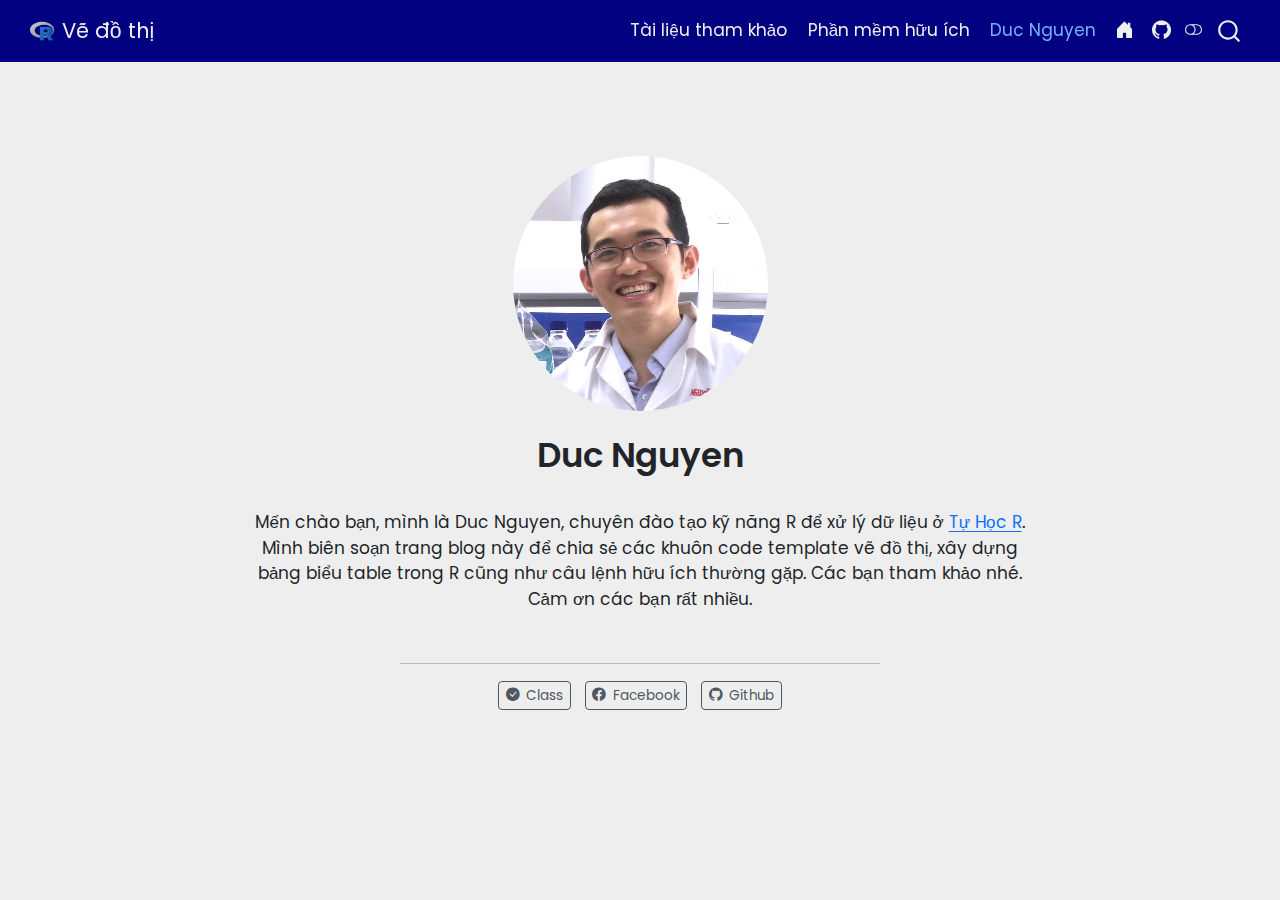
<file: docs/about.html>
<!DOCTYPE html>
<html xmlns="http://www.w3.org/1999/xhtml" lang="en" xml:lang="en"><head>

<meta charset="utf-8">
<meta name="generator" content="quarto-1.4.550">

<meta name="viewport" content="width=device-width, initial-scale=1.0, user-scalable=yes">


<title>Vẽ đồ thị - Duc Nguyen</title>
<style>
code{white-space: pre-wrap;}
span.smallcaps{font-variant: small-caps;}
div.columns{display: flex; gap: min(4vw, 1.5em);}
div.column{flex: auto; overflow-x: auto;}
div.hanging-indent{margin-left: 1.5em; text-indent: -1.5em;}
ul.task-list{list-style: none;}
ul.task-list li input[type="checkbox"] {
  width: 0.8em;
  margin: 0 0.8em 0.2em -1em; /* quarto-specific, see https://github.com/quarto-dev/quarto-cli/issues/4556 */ 
  vertical-align: middle;
}
</style>


<script src="site_libs/quarto-nav/quarto-nav.js"></script>
<script src="site_libs/quarto-nav/headroom.min.js"></script>
<script src="site_libs/clipboard/clipboard.min.js"></script>
<script src="site_libs/quarto-search/autocomplete.umd.js"></script>
<script src="site_libs/quarto-search/fuse.min.js"></script>
<script src="site_libs/quarto-search/quarto-search.js"></script>
<meta name="quarto:offset" content="./">
<link href="./logor.png" rel="icon" type="image/png">
<script src="site_libs/quarto-html/quarto.js"></script>
<script src="site_libs/quarto-html/popper.min.js"></script>
<script src="site_libs/quarto-html/tippy.umd.min.js"></script>
<link href="site_libs/quarto-html/tippy.css" rel="stylesheet">
<link href="site_libs/quarto-html/quarto-syntax-highlighting.css" rel="stylesheet" class="quarto-color-scheme" id="quarto-text-highlighting-styles">
<link href="site_libs/quarto-html/quarto-syntax-highlighting-dark.css" rel="prefetch" class="quarto-color-scheme quarto-color-alternate" id="quarto-text-highlighting-styles">
<script src="site_libs/bootstrap/bootstrap.min.js"></script>
<link href="site_libs/bootstrap/bootstrap-icons.css" rel="stylesheet">
<link href="site_libs/bootstrap/bootstrap.min.css" rel="stylesheet" class="quarto-color-scheme" id="quarto-bootstrap" data-mode="light">
<link href="site_libs/bootstrap/bootstrap-dark.min.css" rel="prefetch" class="quarto-color-scheme quarto-color-alternate" id="quarto-bootstrap" data-mode="dark">
<script id="quarto-search-options" type="application/json">{
  "location": "navbar",
  "copy-button": false,
  "collapse-after": 3,
  "panel-placement": "end",
  "type": "overlay",
  "limit": 50,
  "keyboard-shortcut": [
    "f",
    "/",
    "s"
  ],
  "show-item-context": false,
  "language": {
    "search-no-results-text": "No results",
    "search-matching-documents-text": "matching documents",
    "search-copy-link-title": "Copy link to search",
    "search-hide-matches-text": "Hide additional matches",
    "search-more-match-text": "more match in this document",
    "search-more-matches-text": "more matches in this document",
    "search-clear-button-title": "Clear",
    "search-text-placeholder": "",
    "search-detached-cancel-button-title": "Cancel",
    "search-submit-button-title": "Submit",
    "search-label": "Search"
  }
}</script>


</head>

<body class="nav-fixed fullcontent">

<div id="quarto-search-results"></div>
  <header id="quarto-header" class="headroom fixed-top">
    <nav class="navbar navbar-expand-lg " data-bs-theme="dark">
      <div class="navbar-container container-fluid">
      <div class="navbar-brand-container mx-auto">
    <a href="./index.html" class="navbar-brand navbar-brand-logo">
    <img src="./logor.png" alt="" class="navbar-logo">
    </a>
    <a class="navbar-brand" href="./index.html">
    <span class="navbar-title">Vẽ đồ thị</span>
    </a>
  </div>
            <div id="quarto-search" class="" title="Search"></div>
          <button class="navbar-toggler" type="button" data-bs-toggle="collapse" data-bs-target="#navbarCollapse" aria-controls="navbarCollapse" aria-expanded="false" aria-label="Toggle navigation" onclick="if (window.quartoToggleHeadroom) { window.quartoToggleHeadroom(); }">
  <span class="navbar-toggler-icon"></span>
</button>
          <div class="collapse navbar-collapse" id="navbarCollapse">
            <ul class="navbar-nav navbar-nav-scroll ms-auto">
  <li class="nav-item">
    <a class="nav-link" href="https://tuhocr.github.io/tailieuthamkhao/"> 
<span class="menu-text">Tài liệu tham khảo</span></a>
  </li>  
  <li class="nav-item">
    <a class="nav-link" href="https://tuhocr.github.io/phanmemhuuich/"> 
<span class="menu-text">Phần mềm hữu ích</span></a>
  </li>  
  <li class="nav-item">
    <a class="nav-link active" href="./about.html" aria-current="page"> 
<span class="menu-text">Duc Nguyen</span></a>
  </li>  
  <li class="nav-item compact">
    <a class="nav-link" href="https://www.tuhocr.com/"> <i class="bi bi-house-door-fill" role="img">
</i> 
<span class="menu-text"></span></a>
  </li>  
  <li class="nav-item compact">
    <a class="nav-link" href="https://github.com/tuhocr/tailieuthamkhao"> <i class="bi bi-github" role="img">
</i> 
<span class="menu-text"></span></a>
  </li>  
</ul>
          </div> <!-- /navcollapse -->
          <div class="quarto-navbar-tools">
  <a href="" class="quarto-color-scheme-toggle quarto-navigation-tool  px-1" onclick="window.quartoToggleColorScheme(); return false;" title="Toggle dark mode"><i class="bi"></i></a>
</div>
      </div> <!-- /container-fluid -->
    </nav>
</header>
<!-- content -->
<div id="quarto-content" class="quarto-container page-columns page-rows-contents page-layout-article page-navbar">
<!-- sidebar -->
<!-- margin-sidebar -->
    
<!-- main -->
<div class="quarto-about-jolla content">
  <img src="ducnguyen.jpg" class="about-image
  round " style="height: 15em; width: 15em;">
 <header id="title-block-header" class="quarto-title-block default">
<div class="quarto-title">
<h1 class="title">Duc Nguyen</h1>
</div>
<div class="quarto-title-meta">
  </div>
</header><main class="content" id="quarto-document-content">
<p>Mến chào bạn, mình là Duc Nguyen, chuyên đào tạo kỹ năng R để xử lý dữ liệu ở <a href="https://class.tuhocr.com/khoa-hoc/">Tự Học R</a>. Mình biên soạn trang blog này để chia sẻ các khuôn code template vẽ đồ thị, xây dựng bảng biểu table trong R cũng như câu lệnh hữu ích thường gặp. Các bạn tham khảo nhé. Cảm ơn các bạn rất nhiều.</p>


</main> 
  <hr class="about-sep">
   <div class="about-links">
  <a href="https://class.tuhocr.com/" class="about-link" rel="" target="">
    <i class="bi bi-check-circle-fill"></i>
     <span class="about-link-text">Class</span>
  </a>
  <a href="https://www.facebook.com/Huong.Dan.Tu.Hoc.R" class="about-link" rel="" target="">
    <i class="bi bi-facebook"></i>
     <span class="about-link-text">Facebook</span>
  </a>
  <a href="https://github.com/tuhocr" class="about-link" rel="" target="">
    <i class="bi bi-github"></i>
     <span class="about-link-text">Github</span>
  </a>
</div>
</div>
 <!-- /main -->
<script id="quarto-html-after-body" type="application/javascript">
window.document.addEventListener("DOMContentLoaded", function (event) {
  const toggleBodyColorMode = (bsSheetEl) => {
    const mode = bsSheetEl.getAttribute("data-mode");
    const bodyEl = window.document.querySelector("body");
    if (mode === "dark") {
      bodyEl.classList.add("quarto-dark");
      bodyEl.classList.remove("quarto-light");
    } else {
      bodyEl.classList.add("quarto-light");
      bodyEl.classList.remove("quarto-dark");
    }
  }
  const toggleBodyColorPrimary = () => {
    const bsSheetEl = window.document.querySelector("link#quarto-bootstrap");
    if (bsSheetEl) {
      toggleBodyColorMode(bsSheetEl);
    }
  }
  toggleBodyColorPrimary();  
  const disableStylesheet = (stylesheets) => {
    for (let i=0; i < stylesheets.length; i++) {
      const stylesheet = stylesheets[i];
      stylesheet.rel = 'prefetch';
    }
  }
  const enableStylesheet = (stylesheets) => {
    for (let i=0; i < stylesheets.length; i++) {
      const stylesheet = stylesheets[i];
      stylesheet.rel = 'stylesheet';
    }
  }
  const manageTransitions = (selector, allowTransitions) => {
    const els = window.document.querySelectorAll(selector);
    for (let i=0; i < els.length; i++) {
      const el = els[i];
      if (allowTransitions) {
        el.classList.remove('notransition');
      } else {
        el.classList.add('notransition');
      }
    }
  }
  const toggleGiscusIfUsed = (isAlternate, darkModeDefault) => {
    const baseTheme = document.querySelector('#giscus-base-theme')?.value ?? 'light';
    const alternateTheme = document.querySelector('#giscus-alt-theme')?.value ?? 'dark';
    let newTheme = '';
    if(darkModeDefault) {
      newTheme = isAlternate ? baseTheme : alternateTheme;
    } else {
      newTheme = isAlternate ? alternateTheme : baseTheme;
    }
    const changeGiscusTheme = () => {
      // From: https://github.com/giscus/giscus/issues/336
      const sendMessage = (message) => {
        const iframe = document.querySelector('iframe.giscus-frame');
        if (!iframe) return;
        iframe.contentWindow.postMessage({ giscus: message }, 'https://giscus.app');
      }
      sendMessage({
        setConfig: {
          theme: newTheme
        }
      });
    }
    const isGiscussLoaded = window.document.querySelector('iframe.giscus-frame') !== null;
    if (isGiscussLoaded) {
      changeGiscusTheme();
    }
  }
  const toggleColorMode = (alternate) => {
    // Switch the stylesheets
    const alternateStylesheets = window.document.querySelectorAll('link.quarto-color-scheme.quarto-color-alternate');
    manageTransitions('#quarto-margin-sidebar .nav-link', false);
    if (alternate) {
      enableStylesheet(alternateStylesheets);
      for (const sheetNode of alternateStylesheets) {
        if (sheetNode.id === "quarto-bootstrap") {
          toggleBodyColorMode(sheetNode);
        }
      }
    } else {
      disableStylesheet(alternateStylesheets);
      toggleBodyColorPrimary();
    }
    manageTransitions('#quarto-margin-sidebar .nav-link', true);
    // Switch the toggles
    const toggles = window.document.querySelectorAll('.quarto-color-scheme-toggle');
    for (let i=0; i < toggles.length; i++) {
      const toggle = toggles[i];
      if (toggle) {
        if (alternate) {
          toggle.classList.add("alternate");     
        } else {
          toggle.classList.remove("alternate");
        }
      }
    }
    // Hack to workaround the fact that safari doesn't
    // properly recolor the scrollbar when toggling (#1455)
    if (navigator.userAgent.indexOf('Safari') > 0 && navigator.userAgent.indexOf('Chrome') == -1) {
      manageTransitions("body", false);
      window.scrollTo(0, 1);
      setTimeout(() => {
        window.scrollTo(0, 0);
        manageTransitions("body", true);
      }, 40);  
    }
  }
  const isFileUrl = () => { 
    return window.location.protocol === 'file:';
  }
  const hasAlternateSentinel = () => {  
    let styleSentinel = getColorSchemeSentinel();
    if (styleSentinel !== null) {
      return styleSentinel === "alternate";
    } else {
      return false;
    }
  }
  const setStyleSentinel = (alternate) => {
    const value = alternate ? "alternate" : "default";
    if (!isFileUrl()) {
      window.localStorage.setItem("quarto-color-scheme", value);
    } else {
      localAlternateSentinel = value;
    }
  }
  const getColorSchemeSentinel = () => {
    if (!isFileUrl()) {
      const storageValue = window.localStorage.getItem("quarto-color-scheme");
      return storageValue != null ? storageValue : localAlternateSentinel;
    } else {
      return localAlternateSentinel;
    }
  }
  const darkModeDefault = false;
  let localAlternateSentinel = darkModeDefault ? 'alternate' : 'default';
  // Dark / light mode switch
  window.quartoToggleColorScheme = () => {
    // Read the current dark / light value 
    let toAlternate = !hasAlternateSentinel();
    toggleColorMode(toAlternate);
    setStyleSentinel(toAlternate);
    toggleGiscusIfUsed(toAlternate, darkModeDefault);
  };
  // Ensure there is a toggle, if there isn't float one in the top right
  if (window.document.querySelector('.quarto-color-scheme-toggle') === null) {
    const a = window.document.createElement('a');
    a.classList.add('top-right');
    a.classList.add('quarto-color-scheme-toggle');
    a.href = "";
    a.onclick = function() { try { window.quartoToggleColorScheme(); } catch {} return false; };
    const i = window.document.createElement("i");
    i.classList.add('bi');
    a.appendChild(i);
    window.document.body.appendChild(a);
  }
  // Switch to dark mode if need be
  if (hasAlternateSentinel()) {
    toggleColorMode(true);
  } else {
    toggleColorMode(false);
  }
  const isCodeAnnotation = (el) => {
    for (const clz of el.classList) {
      if (clz.startsWith('code-annotation-')) {                     
        return true;
      }
    }
    return false;
  }
  const clipboard = new window.ClipboardJS('.code-copy-button', {
    text: function(trigger) {
      const codeEl = trigger.previousElementSibling.cloneNode(true);
      for (const childEl of codeEl.children) {
        if (isCodeAnnotation(childEl)) {
          childEl.remove();
        }
      }
      return codeEl.innerText;
    }
  });
  clipboard.on('success', function(e) {
    // button target
    const button = e.trigger;
    // don't keep focus
    button.blur();
    // flash "checked"
    button.classList.add('code-copy-button-checked');
    var currentTitle = button.getAttribute("title");
    button.setAttribute("title", "Copied!");
    let tooltip;
    if (window.bootstrap) {
      button.setAttribute("data-bs-toggle", "tooltip");
      button.setAttribute("data-bs-placement", "left");
      button.setAttribute("data-bs-title", "Copied!");
      tooltip = new bootstrap.Tooltip(button, 
        { trigger: "manual", 
          customClass: "code-copy-button-tooltip",
          offset: [0, -8]});
      tooltip.show();    
    }
    setTimeout(function() {
      if (tooltip) {
        tooltip.hide();
        button.removeAttribute("data-bs-title");
        button.removeAttribute("data-bs-toggle");
        button.removeAttribute("data-bs-placement");
      }
      button.setAttribute("title", currentTitle);
      button.classList.remove('code-copy-button-checked');
    }, 1000);
    // clear code selection
    e.clearSelection();
  });
  function tippyHover(el, contentFn, onTriggerFn, onUntriggerFn) {
    const config = {
      allowHTML: true,
      maxWidth: 500,
      delay: 100,
      arrow: false,
      appendTo: function(el) {
          return el.parentElement;
      },
      interactive: true,
      interactiveBorder: 10,
      theme: 'quarto',
      placement: 'bottom-start',
    };
    if (contentFn) {
      config.content = contentFn;
    }
    if (onTriggerFn) {
      config.onTrigger = onTriggerFn;
    }
    if (onUntriggerFn) {
      config.onUntrigger = onUntriggerFn;
    }
    window.tippy(el, config); 
  }
  const noterefs = window.document.querySelectorAll('a[role="doc-noteref"]');
  for (var i=0; i<noterefs.length; i++) {
    const ref = noterefs[i];
    tippyHover(ref, function() {
      // use id or data attribute instead here
      let href = ref.getAttribute('data-footnote-href') || ref.getAttribute('href');
      try { href = new URL(href).hash; } catch {}
      const id = href.replace(/^#\/?/, "");
      const note = window.document.getElementById(id);
      return note.innerHTML;
    });
  }
  const xrefs = window.document.querySelectorAll('a.quarto-xref');
  const processXRef = (id, note) => {
    // Strip column container classes
    const stripColumnClz = (el) => {
      el.classList.remove("page-full", "page-columns");
      if (el.children) {
        for (const child of el.children) {
          stripColumnClz(child);
        }
      }
    }
    stripColumnClz(note)
    if (id === null || id.startsWith('sec-')) {
      // Special case sections, only their first couple elements
      const container = document.createElement("div");
      if (note.children && note.children.length > 2) {
        container.appendChild(note.children[0].cloneNode(true));
        for (let i = 1; i < note.children.length; i++) {
          const child = note.children[i];
          if (child.tagName === "P" && child.innerText === "") {
            continue;
          } else {
            container.appendChild(child.cloneNode(true));
            break;
          }
        }
        if (window.Quarto?.typesetMath) {
          window.Quarto.typesetMath(container);
        }
        return container.innerHTML
      } else {
        if (window.Quarto?.typesetMath) {
          window.Quarto.typesetMath(note);
        }
        return note.innerHTML;
      }
    } else {
      // Remove any anchor links if they are present
      const anchorLink = note.querySelector('a.anchorjs-link');
      if (anchorLink) {
        anchorLink.remove();
      }
      if (window.Quarto?.typesetMath) {
        window.Quarto.typesetMath(note);
      }
      // TODO in 1.5, we should make sure this works without a callout special case
      if (note.classList.contains("callout")) {
        return note.outerHTML;
      } else {
        return note.innerHTML;
      }
    }
  }
  for (var i=0; i<xrefs.length; i++) {
    const xref = xrefs[i];
    tippyHover(xref, undefined, function(instance) {
      instance.disable();
      let url = xref.getAttribute('href');
      let hash = undefined; 
      if (url.startsWith('#')) {
        hash = url;
      } else {
        try { hash = new URL(url).hash; } catch {}
      }
      if (hash) {
        const id = hash.replace(/^#\/?/, "");
        const note = window.document.getElementById(id);
        if (note !== null) {
          try {
            const html = processXRef(id, note.cloneNode(true));
            instance.setContent(html);
          } finally {
            instance.enable();
            instance.show();
          }
        } else {
          // See if we can fetch this
          fetch(url.split('#')[0])
          .then(res => res.text())
          .then(html => {
            const parser = new DOMParser();
            const htmlDoc = parser.parseFromString(html, "text/html");
            const note = htmlDoc.getElementById(id);
            if (note !== null) {
              const html = processXRef(id, note);
              instance.setContent(html);
            } 
          }).finally(() => {
            instance.enable();
            instance.show();
          });
        }
      } else {
        // See if we can fetch a full url (with no hash to target)
        // This is a special case and we should probably do some content thinning / targeting
        fetch(url)
        .then(res => res.text())
        .then(html => {
          const parser = new DOMParser();
          const htmlDoc = parser.parseFromString(html, "text/html");
          const note = htmlDoc.querySelector('main.content');
          if (note !== null) {
            // This should only happen for chapter cross references
            // (since there is no id in the URL)
            // remove the first header
            if (note.children.length > 0 && note.children[0].tagName === "HEADER") {
              note.children[0].remove();
            }
            const html = processXRef(null, note);
            instance.setContent(html);
          } 
        }).finally(() => {
          instance.enable();
          instance.show();
        });
      }
    }, function(instance) {
    });
  }
      let selectedAnnoteEl;
      const selectorForAnnotation = ( cell, annotation) => {
        let cellAttr = 'data-code-cell="' + cell + '"';
        let lineAttr = 'data-code-annotation="' +  annotation + '"';
        const selector = 'span[' + cellAttr + '][' + lineAttr + ']';
        return selector;
      }
      const selectCodeLines = (annoteEl) => {
        const doc = window.document;
        const targetCell = annoteEl.getAttribute("data-target-cell");
        const targetAnnotation = annoteEl.getAttribute("data-target-annotation");
        const annoteSpan = window.document.querySelector(selectorForAnnotation(targetCell, targetAnnotation));
        const lines = annoteSpan.getAttribute("data-code-lines").split(",");
        const lineIds = lines.map((line) => {
          return targetCell + "-" + line;
        })
        let top = null;
        let height = null;
        let parent = null;
        if (lineIds.length > 0) {
            //compute the position of the single el (top and bottom and make a div)
            const el = window.document.getElementById(lineIds[0]);
            top = el.offsetTop;
            height = el.offsetHeight;
            parent = el.parentElement.parentElement;
          if (lineIds.length > 1) {
            const lastEl = window.document.getElementById(lineIds[lineIds.length - 1]);
            const bottom = lastEl.offsetTop + lastEl.offsetHeight;
            height = bottom - top;
          }
          if (top !== null && height !== null && parent !== null) {
            // cook up a div (if necessary) and position it 
            let div = window.document.getElementById("code-annotation-line-highlight");
            if (div === null) {
              div = window.document.createElement("div");
              div.setAttribute("id", "code-annotation-line-highlight");
              div.style.position = 'absolute';
              parent.appendChild(div);
            }
            div.style.top = top - 2 + "px";
            div.style.height = height + 4 + "px";
            div.style.left = 0;
            let gutterDiv = window.document.getElementById("code-annotation-line-highlight-gutter");
            if (gutterDiv === null) {
              gutterDiv = window.document.createElement("div");
              gutterDiv.setAttribute("id", "code-annotation-line-highlight-gutter");
              gutterDiv.style.position = 'absolute';
              const codeCell = window.document.getElementById(targetCell);
              const gutter = codeCell.querySelector('.code-annotation-gutter');
              gutter.appendChild(gutterDiv);
            }
            gutterDiv.style.top = top - 2 + "px";
            gutterDiv.style.height = height + 4 + "px";
          }
          selectedAnnoteEl = annoteEl;
        }
      };
      const unselectCodeLines = () => {
        const elementsIds = ["code-annotation-line-highlight", "code-annotation-line-highlight-gutter"];
        elementsIds.forEach((elId) => {
          const div = window.document.getElementById(elId);
          if (div) {
            div.remove();
          }
        });
        selectedAnnoteEl = undefined;
      };
        // Handle positioning of the toggle
    window.addEventListener(
      "resize",
      throttle(() => {
        elRect = undefined;
        if (selectedAnnoteEl) {
          selectCodeLines(selectedAnnoteEl);
        }
      }, 10)
    );
    function throttle(fn, ms) {
    let throttle = false;
    let timer;
      return (...args) => {
        if(!throttle) { // first call gets through
            fn.apply(this, args);
            throttle = true;
        } else { // all the others get throttled
            if(timer) clearTimeout(timer); // cancel #2
            timer = setTimeout(() => {
              fn.apply(this, args);
              timer = throttle = false;
            }, ms);
        }
      };
    }
      // Attach click handler to the DT
      const annoteDls = window.document.querySelectorAll('dt[data-target-cell]');
      for (const annoteDlNode of annoteDls) {
        annoteDlNode.addEventListener('click', (event) => {
          const clickedEl = event.target;
          if (clickedEl !== selectedAnnoteEl) {
            unselectCodeLines();
            const activeEl = window.document.querySelector('dt[data-target-cell].code-annotation-active');
            if (activeEl) {
              activeEl.classList.remove('code-annotation-active');
            }
            selectCodeLines(clickedEl);
            clickedEl.classList.add('code-annotation-active');
          } else {
            // Unselect the line
            unselectCodeLines();
            clickedEl.classList.remove('code-annotation-active');
          }
        });
      }
  const findCites = (el) => {
    const parentEl = el.parentElement;
    if (parentEl) {
      const cites = parentEl.dataset.cites;
      if (cites) {
        return {
          el,
          cites: cites.split(' ')
        };
      } else {
        return findCites(el.parentElement)
      }
    } else {
      return undefined;
    }
  };
  var bibliorefs = window.document.querySelectorAll('a[role="doc-biblioref"]');
  for (var i=0; i<bibliorefs.length; i++) {
    const ref = bibliorefs[i];
    const citeInfo = findCites(ref);
    if (citeInfo) {
      tippyHover(citeInfo.el, function() {
        var popup = window.document.createElement('div');
        citeInfo.cites.forEach(function(cite) {
          var citeDiv = window.document.createElement('div');
          citeDiv.classList.add('hanging-indent');
          citeDiv.classList.add('csl-entry');
          var biblioDiv = window.document.getElementById('ref-' + cite);
          if (biblioDiv) {
            citeDiv.innerHTML = biblioDiv.innerHTML;
          }
          popup.appendChild(citeDiv);
        });
        return popup.innerHTML;
      });
    }
  }
});
</script>
</div> <!-- /content -->




</body></html>
</file>
<file: docs/site_libs/quarto-html/tippy.css>
.tippy-box[data-animation=fade][data-state=hidden]{opacity:0}[data-tippy-root]{max-width:calc(100vw - 10px)}.tippy-box{position:relative;background-color:#333;color:#fff;border-radius:4px;font-size:14px;line-height:1.4;white-space:normal;outline:0;transition-property:transform,visibility,opacity}.tippy-box[data-placement^=top]>.tippy-arrow{bottom:0}.tippy-box[data-placement^=top]>.tippy-arrow:before{bottom:-7px;left:0;border-width:8px 8px 0;border-top-color:initial;transform-origin:center top}.tippy-box[data-placement^=bottom]>.tippy-arrow{top:0}.tippy-box[data-placement^=bottom]>.tippy-arrow:before{top:-7px;left:0;border-width:0 8px 8px;border-bottom-color:initial;transform-origin:center bottom}.tippy-box[data-placement^=left]>.tippy-arrow{right:0}.tippy-box[data-placement^=left]>.tippy-arrow:before{border-width:8px 0 8px 8px;border-left-color:initial;right:-7px;transform-origin:center left}.tippy-box[data-placement^=right]>.tippy-arrow{left:0}.tippy-box[data-placement^=right]>.tippy-arrow:before{left:-7px;border-width:8px 8px 8px 0;border-right-color:initial;transform-origin:center right}.tippy-box[data-inertia][data-state=visible]{transition-timing-function:cubic-bezier(.54,1.5,.38,1.11)}.tippy-arrow{width:16px;height:16px;color:#333}.tippy-arrow:before{content:"";position:absolute;border-color:transparent;border-style:solid}.tippy-content{position:relative;padding:5px 9px;z-index:1}
</file>
<file: docs/site_libs/quarto-html/quarto-syntax-highlighting.css>
/* quarto syntax highlight colors */
:root {
  --quarto-hl-al-color: #ff5555;
  --quarto-hl-an-color: #ff79c6;
  --quarto-hl-at-color: #ff79c6;
  --quarto-hl-bn-color: #bd93f9;
  --quarto-hl-bu-color: #8be9fd;
  --quarto-hl-ch-color: #f1fa8c;
  --quarto-hl-co-color: #6272a4;
  --quarto-hl-cv-color: #8be9fd;
  --quarto-hl-cn-color: #bd93f9;
  --quarto-hl-cf-color: #ff79c6;
  --quarto-hl-dt-color: #8be9fd;
  --quarto-hl-dv-color: #bd93f9;
  --quarto-hl-do-color: #ffb86c;
  --quarto-hl-er-color: #ff5555;
  --quarto-hl-ex-color: #8be9fd;
  --quarto-hl-fl-color: #bd93f9;
  --quarto-hl-fu-color: #50fa7b;
  --quarto-hl-im-color: #ff79c6;
  --quarto-hl-in-color: #f1fa8c;
  --quarto-hl-kw-color: #ff79c6;
  --quarto-hl-op-color: #f8f8f2;
  --quarto-hl-pp-color: #ff79c6;
  --quarto-hl-re-color: #8be9fd;
  --quarto-hl-sc-color: #ff79c6;
  --quarto-hl-ss-color: #f1fa8c;
  --quarto-hl-st-color: #f1fa8c;
  --quarto-hl-va-color: #8be9fd;
  --quarto-hl-vs-color: #f1fa8c;
  --quarto-hl-wa-color: #ff5555;
}

/* other quarto variables */
:root {
  --quarto-font-monospace: SFMono-Regular, Menlo, Monaco, Consolas, "Liberation Mono", "Courier New", monospace;
}

code span.al {
  font-weight: bold;
  color: #ff5555;
}

code span.an {
  color: #ff79c6;
}

code span.at {
  color: #ff79c6;
}

code span.bn {
  color: #bd93f9;
}

code span.bu {
  color: #8be9fd;
}

code span.ch {
  color: #f1fa8c;
}

code span.co {
  color: #6272a4;
}

code span.cv {
  color: #8be9fd;
}

code span.cn {
  font-weight: bold;
  color: #bd93f9;
}

code span.cf {
  color: #ff79c6;
}

code span.dt {
  font-style: italic;
  color: #8be9fd;
}

code span.dv {
  color: #bd93f9;
}

code span.do {
  color: #ffb86c;
}

code span.er {
  color: #ff5555;
  text-decoration: underline;
}

code span.ex {
  color: #8be9fd;
}

code span.fl {
  color: #bd93f9;
}

code span.fu {
  color: #50fa7b;
}

code span.im {
  color: #ff79c6;
}

code span.in {
  color: #f1fa8c;
}

code span.kw {
  color: #ff79c6;
}

pre > code.sourceCode > span {
  color: #f8f8f2;
}

code span {
  color: #f8f8f2;
}

code.sourceCode > span {
  color: #f8f8f2;
}

div.sourceCode,
div.sourceCode pre.sourceCode {
  color: #f8f8f2;
}

code span.op {
  color: #f8f8f2;
}

code span.pp {
  color: #ff79c6;
}

code span.re {
  color: #8be9fd;
}

code span.sc {
  color: #ff79c6;
}

code span.ss {
  color: #f1fa8c;
}

code span.st {
  color: #f1fa8c;
}

code span.va {
  color: #8be9fd;
}

code span.vs {
  color: #f1fa8c;
}

code span.wa {
  color: #ff5555;
}

.prevent-inlining {
  content: "</";
}

/*# sourceMappingURL=debc5d5d77c3f9108843748ff7464032.css.map */
</file>
<file: docs/site_libs/quarto-html/quarto-syntax-highlighting-dark.css>
/* quarto syntax highlight colors */
:root {
  --quarto-hl-al-color: #bf0303;
  --quarto-hl-an-color: #ca60ca;
  --quarto-hl-at-color: #0057ae;
  --quarto-hl-bn-color: #b08000;
  --quarto-hl-bu-color: #644a9b;
  --quarto-hl-ch-color: #924c9d;
  --quarto-hl-co-color: #898887;
  --quarto-hl-cv-color: #0095ff;
  --quarto-hl-cn-color: #aa5500;
  --quarto-hl-cf-color: #1f1c1b;
  --quarto-hl-dt-color: #0057ae;
  --quarto-hl-dv-color: #b08000;
  --quarto-hl-do-color: #607880;
  --quarto-hl-er-color: #bf0303;
  --quarto-hl-ex-color: #0095ff;
  --quarto-hl-fl-color: #b08000;
  --quarto-hl-fu-color: #644a9b;
  --quarto-hl-im-color: #ff5500;
  --quarto-hl-in-color: #b08000;
  --quarto-hl-kw-color: #1f1c1b;
  --quarto-hl-op-color: #1f1c1b;
  --quarto-hl-ot-color: #006e28;
  --quarto-hl-pp-color: #006e28;
  --quarto-hl-re-color: #0057ae;
  --quarto-hl-sc-color: #3daee9;
  --quarto-hl-ss-color: #ff5500;
  --quarto-hl-st-color: #bf0303;
  --quarto-hl-va-color: #0057ae;
  --quarto-hl-vs-color: #bf0303;
  --quarto-hl-wa-color: #bf0303;
}

/* other quarto variables */
:root {
  --quarto-font-monospace: SFMono-Regular, Menlo, Monaco, Consolas, "Liberation Mono", "Courier New", monospace;
}

code span.al {
  color: #bf0303;
  background-color: #f7e6e6;
  font-weight: bold;
  font-style: inherit;
}

code span.an {
  color: #ca60ca;
  font-style: inherit;
}

code span.at {
  color: #0057ae;
  font-style: inherit;
}

code span.bn {
  color: #b08000;
  font-style: inherit;
}

code span.bu {
  color: #644a9b;
  font-weight: bold;
  font-style: inherit;
}

code span.ch {
  color: #924c9d;
  font-style: inherit;
}

code span.co {
  color: #898887;
  font-style: inherit;
}

code span.cv {
  color: #0095ff;
  font-style: inherit;
}

code span.cn {
  color: #aa5500;
  font-style: inherit;
}

code span.cf {
  color: #1f1c1b;
  font-weight: bold;
  font-style: inherit;
}

code span.dt {
  color: #0057ae;
  font-style: inherit;
}

code span.dv {
  color: #b08000;
  font-style: inherit;
}

code span.do {
  color: #607880;
  font-style: inherit;
}

code span.er {
  color: #bf0303;
  font-style: inherit;
  text-decoration: underline;
}

code span.ex {
  color: #0095ff;
  font-weight: bold;
  font-style: inherit;
}

code span.fl {
  color: #b08000;
  font-style: inherit;
}

code span.fu {
  color: #644a9b;
  font-style: inherit;
}

code span.im {
  color: #ff5500;
  font-style: inherit;
}

code span.in {
  color: #b08000;
  font-style: inherit;
}

code span.kw {
  color: #1f1c1b;
  font-weight: bold;
  font-style: inherit;
}

pre > code.sourceCode > span {
  color: #1f1c1b;
  font-style: inherit;
}

code span {
  color: #1f1c1b;
  font-style: inherit;
}

code.sourceCode > span {
  color: #1f1c1b;
  font-style: inherit;
}

div.sourceCode,
div.sourceCode pre.sourceCode {
  color: #1f1c1b;
  font-style: inherit;
}

code span.op {
  color: #1f1c1b;
  font-style: inherit;
}

code span.ot {
  color: #006e28;
  font-style: inherit;
}

code span.pp {
  color: #006e28;
  font-style: inherit;
}

code span.re {
  color: #0057ae;
  background-color: #e0e9f8;
  font-style: inherit;
}

code span.sc {
  color: #3daee9;
  font-style: inherit;
}

code span.ss {
  color: #ff5500;
  font-style: inherit;
}

code span.st {
  color: #bf0303;
  font-style: inherit;
}

code span.va {
  color: #0057ae;
  font-style: inherit;
}

code span.vs {
  color: #bf0303;
  font-style: inherit;
}

code span.wa {
  color: #bf0303;
  font-style: inherit;
}

.prevent-inlining {
  content: "</";
}

/*# sourceMappingURL=935a306eefa94366c21e1a970dddb765.css.map */
</file>
